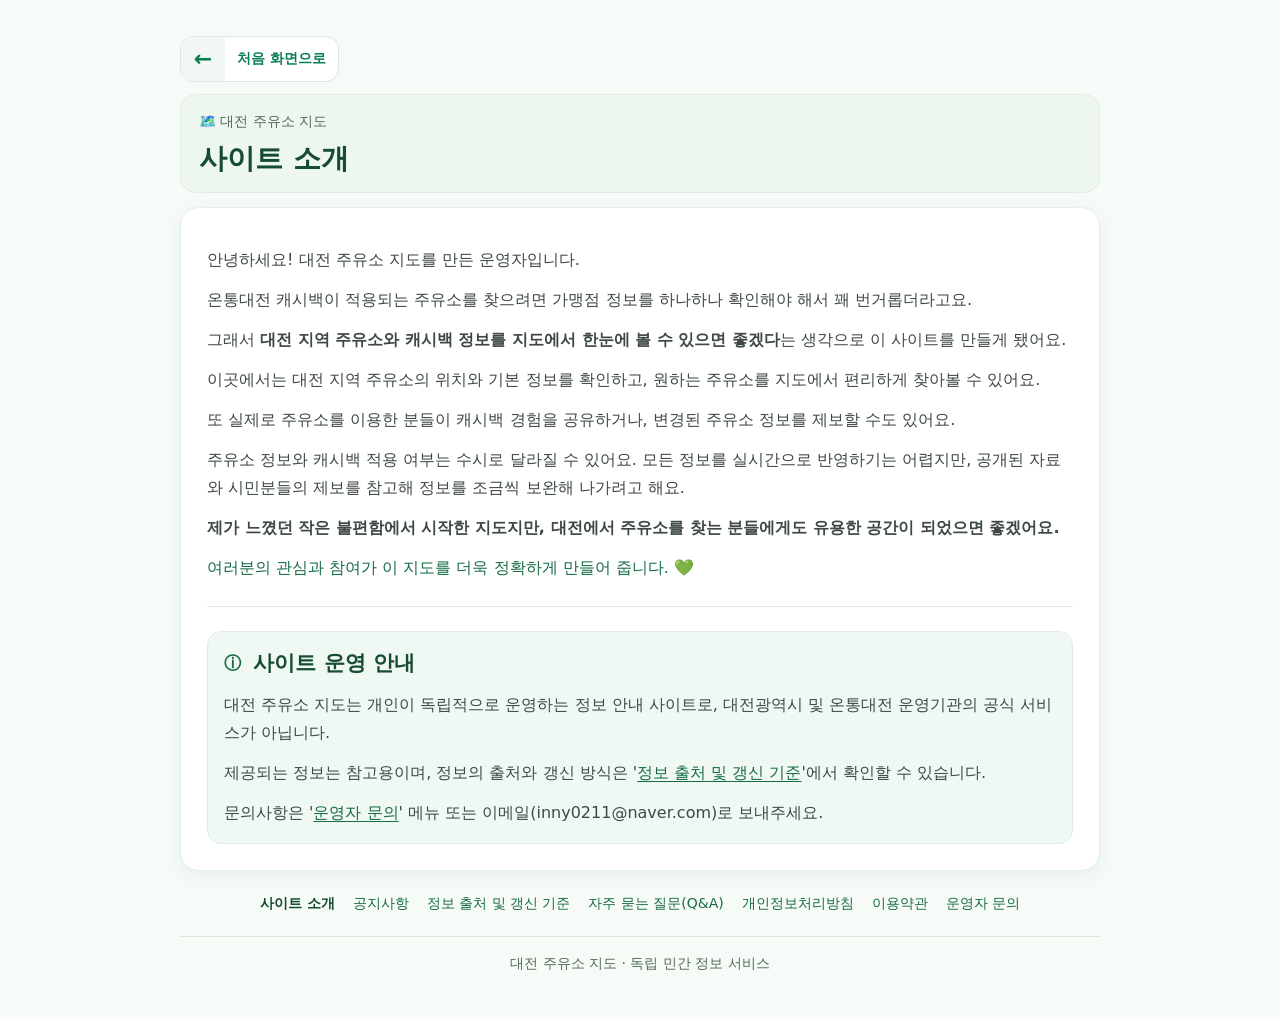
<file: about/index.html>
<!doctype html><html lang="ko"><head><meta charset="utf-8"><meta name="viewport" content="width=device-width,initial-scale=1"><title>사이트 소개 | 대전 주유소 지도</title><link rel="stylesheet" href="/assets/info-pages.css?v=f066bfa70865"><script type="module" src="/assets/info-pages.js?v=aaecaea8df96"></script><link rel="stylesheet" href="/assets/press-feedback.css?v=9198b24c70d5">
</head><body class="info-page"><a class="skip-link" href="#content">본문 바로가기</a><header class="page-header"><a class="page-home" href="/" aria-label="처음 화면으로"><span class="page-home-arrow" aria-hidden="true">←</span><span class="page-home-label">처음 화면으로</span></a><div class="article-heading"><p>🗺️ 대전 주유소 지도</p><h1>사이트 소개</h1></div></header><main id="content" class="page-content" aria-label="본문"><article id="pageBody">
<p>안녕하세요! 대전 주유소 지도를 만든 운영자입니다.</p>
<p>온통대전 캐시백이 적용되는 주유소를 찾으려면 가맹점 정보를 하나하나 확인해야 해서 꽤 번거롭더라고요.</p>
<p>그래서 <strong>대전 지역 주유소와 캐시백 정보를 지도에서 한눈에 볼 수 있으면 좋겠다</strong>는 생각으로 이 사이트를 만들게 됐어요.</p>
<p>이곳에서는 대전 지역 주유소의 위치와 기본 정보를 확인하고, 원하는 주유소를 지도에서 편리하게 찾아볼 수 있어요.</p>
<p>또 실제로 주유소를 이용한 분들이 캐시백 경험을 공유하거나, 변경된 주유소 정보를 제보할 수도 있어요.</p>
<p>주유소 정보와 캐시백 적용 여부는 수시로 달라질 수 있어요. 모든 정보를 실시간으로 반영하기는 어렵지만, 공개된 자료와 시민분들의 제보를 참고해 정보를 조금씩 보완해 나가려고 해요.</p>
<p><strong>제가 느꼈던 작은 불편함에서 시작한 지도지만, 대전에서 주유소를 찾는 분들에게도 유용한 공간이 되었으면 좋겠어요.</strong></p>
<p class="participation-note">여러분의 관심과 참여가 이 지도를 더욱 정확하게 만들어 줍니다. 💚</p>
<hr>
<section class="operating-note" aria-label="사이트 운영 안내"><h2><span class="section-icon" aria-hidden="true">ⓘ</span> 사이트 운영 안내</h2>
<p>대전 주유소 지도는 개인이 독립적으로 운영하는 정보 안내 사이트로, 대전광역시 및 온통대전 운영기관의 공식 서비스가 아닙니다.</p>
<p>제공되는 정보는 참고용이며, 정보의 출처와 갱신 방식은 '<a href="/sources">정보 출처 및 갱신 기준</a>'에서 확인할 수 있습니다.</p>
<p>문의사항은 '<a href="/contact">운영자 문의</a>' 메뉴 또는 이메일(inny0211@naver.com)로 보내주세요.</p>
</section></article><p id="contentStatus" role="status" hidden></p></main><nav class="page-navigation" aria-label="전체메뉴"><a href="/about" aria-current="page">사이트 소개</a><a href="/notice">공지사항</a><a href="/sources">정보 출처 및 갱신 기준</a><a href="/faq">자주 묻는 질문(Q&A)</a><a href="/privacy">개인정보처리방침</a><a href="/terms">이용약관</a><a href="/contact">운영자 문의</a></nav><footer class="page-footer"><p>대전 주유소 지도 · 독립 민간 정보 서비스</p></footer></body></html>
</file>
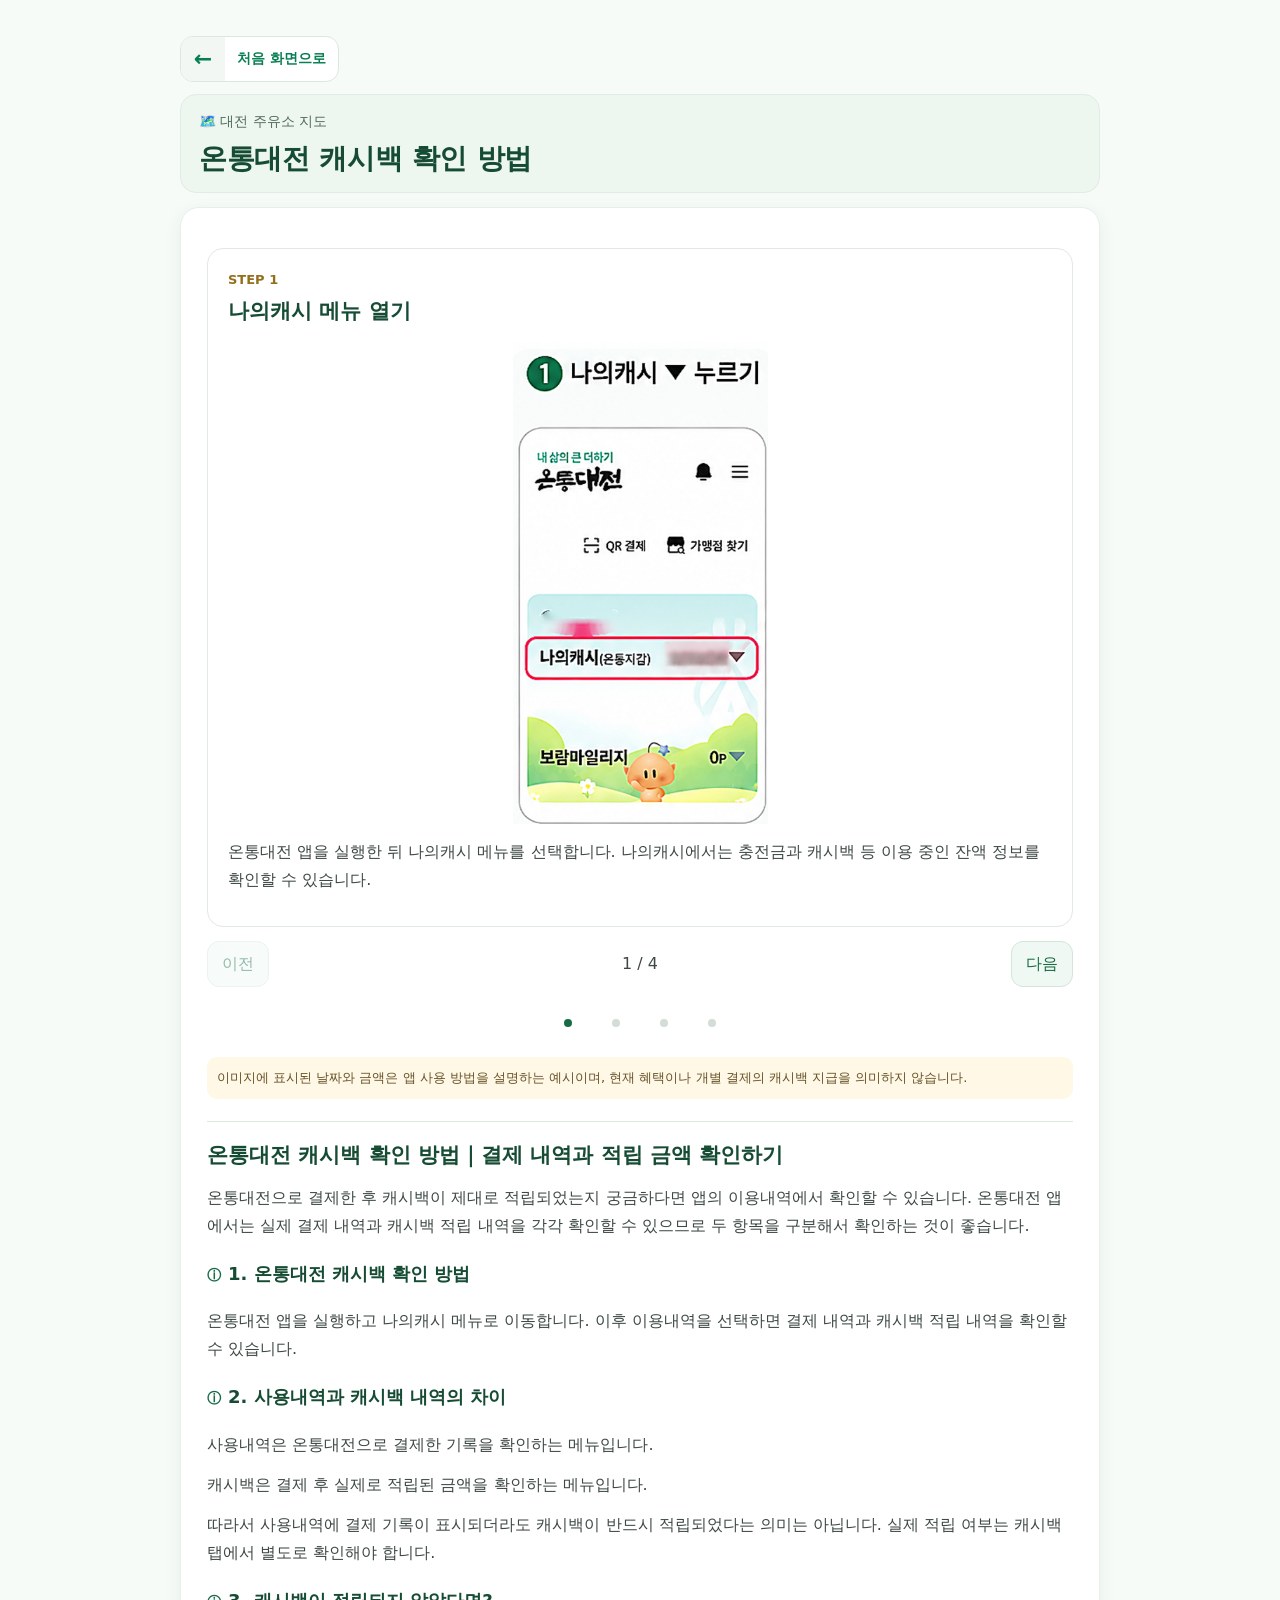
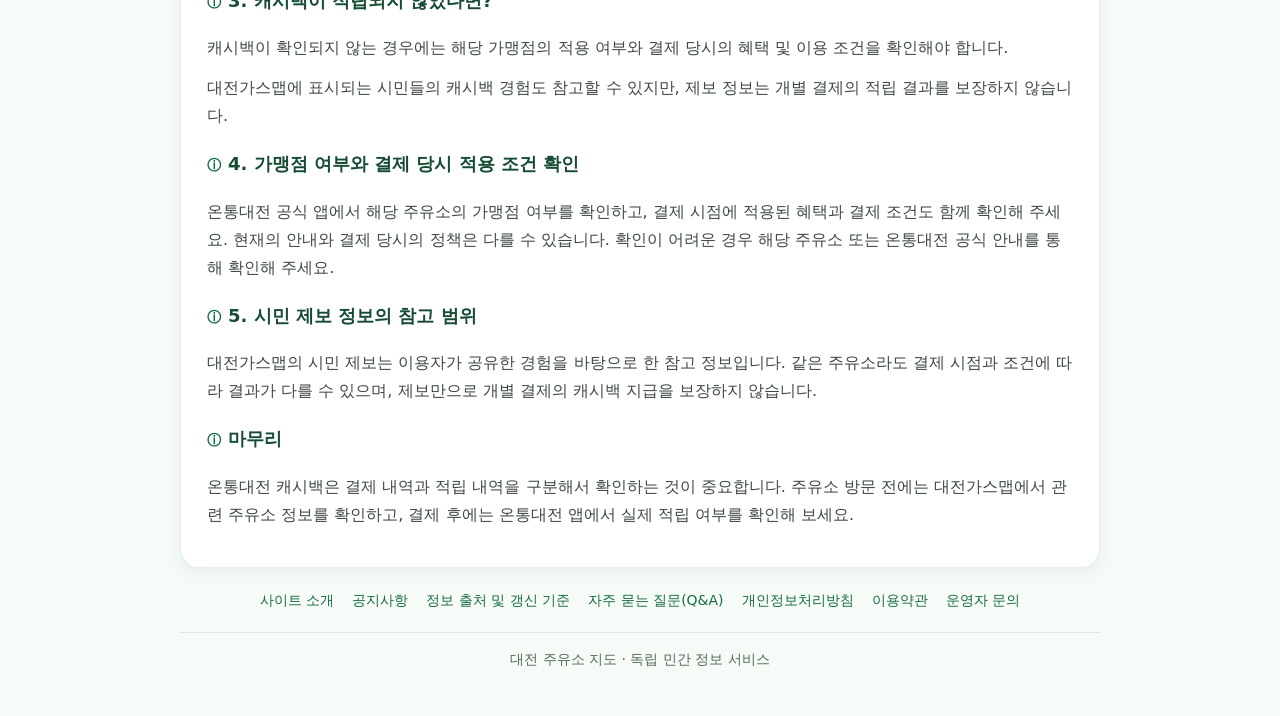
<file: cashback-guide/index.html>
<!doctype html><html lang="ko"><head><meta charset="utf-8"><meta name="viewport" content="width=device-width,initial-scale=1"><title>온통대전 캐시백 확인 방법｜결제 내역과 적립 금액 확인하기</title><meta name="description" content="온통대전 앱의 나의캐시와 이용내역에서 결제 기록 및 실제 캐시백 적립 금액을 확인하는 방법을 안내합니다."><link rel="canonical" href="https://daejeongasmap.kr/cashback-guide/"><link rel="stylesheet" href="/assets/info-pages.css?v=f066bfa70865"><link rel="stylesheet" href="/assets/cashback-guide.css?v=4"><script defer src="/assets/cashback-guide.js?v=3"></script><link rel="stylesheet" href="/assets/press-feedback.css?v=9198b24c70d5">
</head><body class="info-page cashback-guide no-guide-js"><header class="page-header"><a class="page-home" href="/" aria-label="처음 화면으로"><span class="page-home-arrow" aria-hidden="true">←</span><span class="page-home-label">처음 화면으로</span></a><div class="article-heading"><p>🗺️ 대전 주유소 지도</p><h1 class="cashback-page-title">온통대전 캐시백 확인 방법</h1></div></header><main class="page-content"><section class="guide-slides" aria-label="캐시백 확인 방법 슬라이드" tabindex="0"><div class="guide-track"><section class="guide-slide" aria-label="1단계"><p class="step-number">STEP 1</p><h2>나의캐시 메뉴 열기</h2><a class="guide-image-link" href="/assets/cashback-step-1.png" target="_blank" rel="noopener" aria-label="1단계 이미지 확대"><img class="guide-image" src="/assets/cashback-step-1.png" alt="온통대전 앱 메인 화면에서 나의캐시를 선택하는 위치"></a><p>온통대전 앱을 실행한 뒤 나의캐시 메뉴를 선택합니다. 나의캐시에서는 충전금과 캐시백 등 이용 중인 잔액 정보를 확인할 수 있습니다.</p></section><section class="guide-slide" aria-label="2단계"><p class="step-number">STEP 2</p><h2>이용내역 선택하기</h2><a class="guide-image-link" href="/assets/cashback-step-2.png" target="_blank" rel="noopener" aria-label="2단계 이미지 확대"><img class="guide-image" src="/assets/cashback-step-2.png" alt="나의캐시 펼침 화면 하단의 이용내역 메뉴 위치"></a><p>나의캐시 화면에서 이용내역을 선택합니다. 이곳에서 온통대전으로 결제한 내역과 캐시백 적립 내역을 확인할 수 있습니다.</p></section><section class="guide-slide" aria-label="3단계"><p class="step-number">STEP 3</p><h2>사용내역에서 결제 확인하기</h2><a class="guide-image-link" href="/assets/cashback-step-3.png" target="_blank" rel="noopener" aria-label="3단계 이미지 확대"><img class="guide-image" src="/assets/cashback-step-3.png" alt="이용내역 화면의 사용내역 탭과 결제 내역"></a><p>사용내역 탭에서는 온통대전으로 결제한 기록을 확인할 수 있습니다. 주유소 방문 후 해당 결제가 정상적으로 기록되었는지 먼저 확인해 보세요.</p></section><section class="guide-slide" aria-label="4단계"><p class="step-number">STEP 4</p><h2>캐시백 탭에서 적립 금액 확인하기</h2><a class="guide-image-link" href="/assets/cashback-step-4.png" target="_blank" rel="noopener" aria-label="4단계 이미지 확대"><img class="guide-image" src="/assets/cashback-step-4.png" alt="이용내역 화면의 캐시백 탭과 실제 적립 금액"></a><p>캐시백 탭에서는 결제 후 실제로 적립된 캐시백 내역과 금액을 확인할 수 있습니다.</p><p>결제 내역이 표시되는 것과 캐시백이 실제 적립되는 것은 서로 다르므로 두 항목을 구분해서 확인하는 것이 중요합니다.</p></section></div></section><div class="slide-controls"><button type="button" id="guidePrevious">이전</button><span id="guideCounter" aria-live="polite">1 / 4</span><button type="button" id="guideNext">다음</button></div><nav class="guide-dots" aria-label="슬라이드 선택"><button type="button" aria-label="1번 슬라이드"></button><button type="button" aria-label="2번 슬라이드"></button><button type="button" aria-label="3번 슬라이드"></button><button type="button" aria-label="4번 슬라이드"></button></nav><p class="example-note">이미지에 표시된 날짜와 금액은 앱 사용 방법을 설명하는 예시이며, 현재 혜택이나 개별 결제의 캐시백 지급을 의미하지 않습니다.</p><article class="guide-article"><h2>온통대전 캐시백 확인 방법｜결제 내역과 적립 금액 확인하기</h2><p>온통대전으로 결제한 후 캐시백이 제대로 적립되었는지 궁금하다면 앱의 이용내역에서 확인할 수 있습니다. 온통대전 앱에서는 실제 결제 내역과 캐시백 적립 내역을 각각 확인할 수 있으므로 두 항목을 구분해서 확인하는 것이 좋습니다.</p><h3>1. 온통대전 캐시백 확인 방법</h3><p>온통대전 앱을 실행하고 나의캐시 메뉴로 이동합니다. 이후 이용내역을 선택하면 결제 내역과 캐시백 적립 내역을 확인할 수 있습니다.</p><h3>2. 사용내역과 캐시백 내역의 차이</h3><p>사용내역은 온통대전으로 결제한 기록을 확인하는 메뉴입니다.</p><p>캐시백은 결제 후 실제로 적립된 금액을 확인하는 메뉴입니다.</p><p>따라서 사용내역에 결제 기록이 표시되더라도 캐시백이 반드시 적립되었다는 의미는 아닙니다. 실제 적립 여부는 캐시백 탭에서 별도로 확인해야 합니다.</p><h3>3. 캐시백이 적립되지 않았다면?</h3><p>캐시백이 확인되지 않는 경우에는 해당 가맹점의 적용 여부와 결제 당시의 혜택 및 이용 조건을 확인해야 합니다.</p><p>대전가스맵에 표시되는 시민들의 캐시백 경험도 참고할 수 있지만, 제보 정보는 개별 결제의 적립 결과를 보장하지 않습니다.</p><h3>4. 가맹점 여부와 결제 당시 적용 조건 확인</h3><p>온통대전 공식 앱에서 해당 주유소의 가맹점 여부를 확인하고, 결제 시점에 적용된 혜택과 결제 조건도 함께 확인해 주세요. 현재의 안내와 결제 당시의 정책은 다를 수 있습니다. 확인이 어려운 경우 해당 주유소 또는 온통대전 공식 안내를 통해 확인해 주세요.</p><h3>5. 시민 제보 정보의 참고 범위</h3><p>대전가스맵의 시민 제보는 이용자가 공유한 경험을 바탕으로 한 참고 정보입니다. 같은 주유소라도 결제 시점과 조건에 따라 결과가 다를 수 있으며, 제보만으로 개별 결제의 캐시백 지급을 보장하지 않습니다.</p><h3>마무리</h3><p>온통대전 캐시백은 결제 내역과 적립 내역을 구분해서 확인하는 것이 중요합니다. 주유소 방문 전에는 대전가스맵에서 관련 주유소 정보를 확인하고, 결제 후에는 온통대전 앱에서 실제 적립 여부를 확인해 보세요.</p></article></main><nav class="page-navigation" aria-label="전체메뉴"><a href="/about">사이트 소개</a><a href="/notice">공지사항</a><a href="/sources">정보 출처 및 갱신 기준</a><a href="/faq">자주 묻는 질문(Q&A)</a><a href="/privacy">개인정보처리방침</a><a href="/terms">이용약관</a><a href="/contact">운영자 문의</a></nav><footer class="page-footer"><p>대전 주유소 지도 · 독립 민간 정보 서비스</p></footer></body></html>
</file>
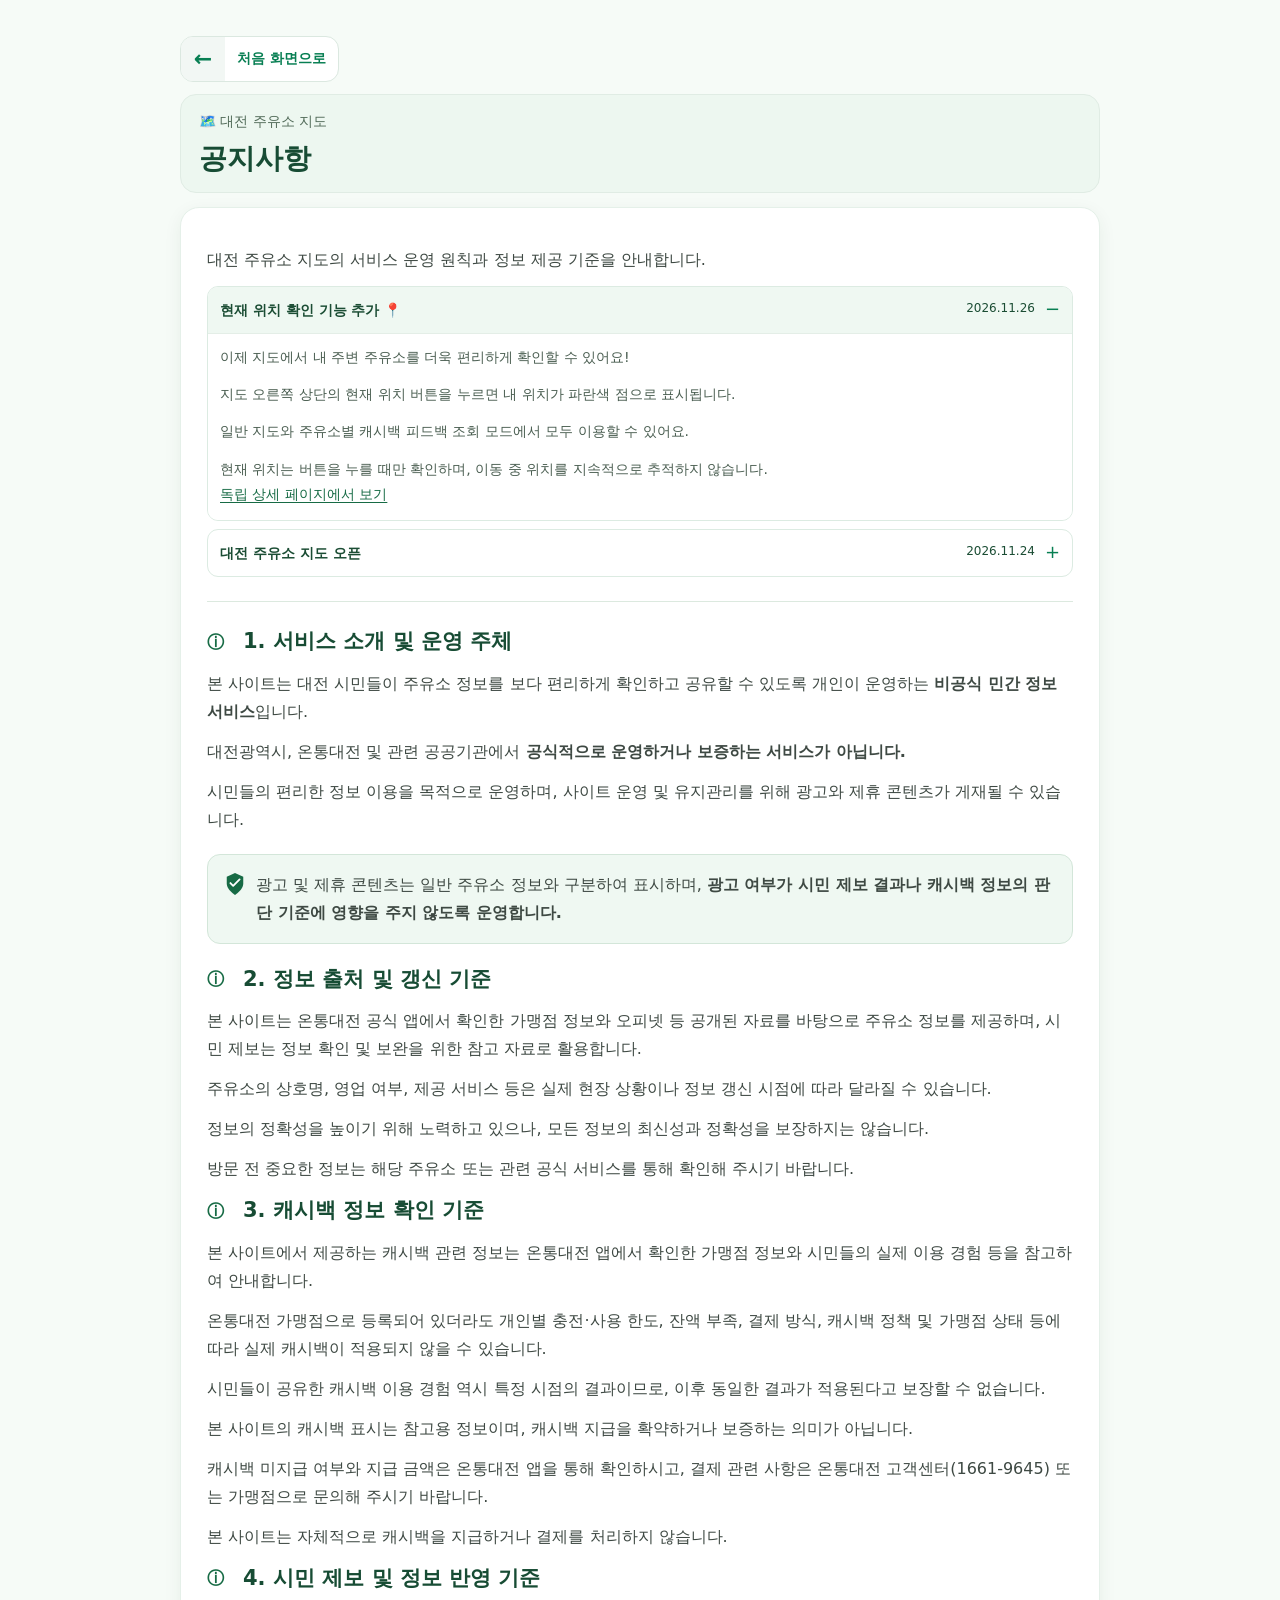
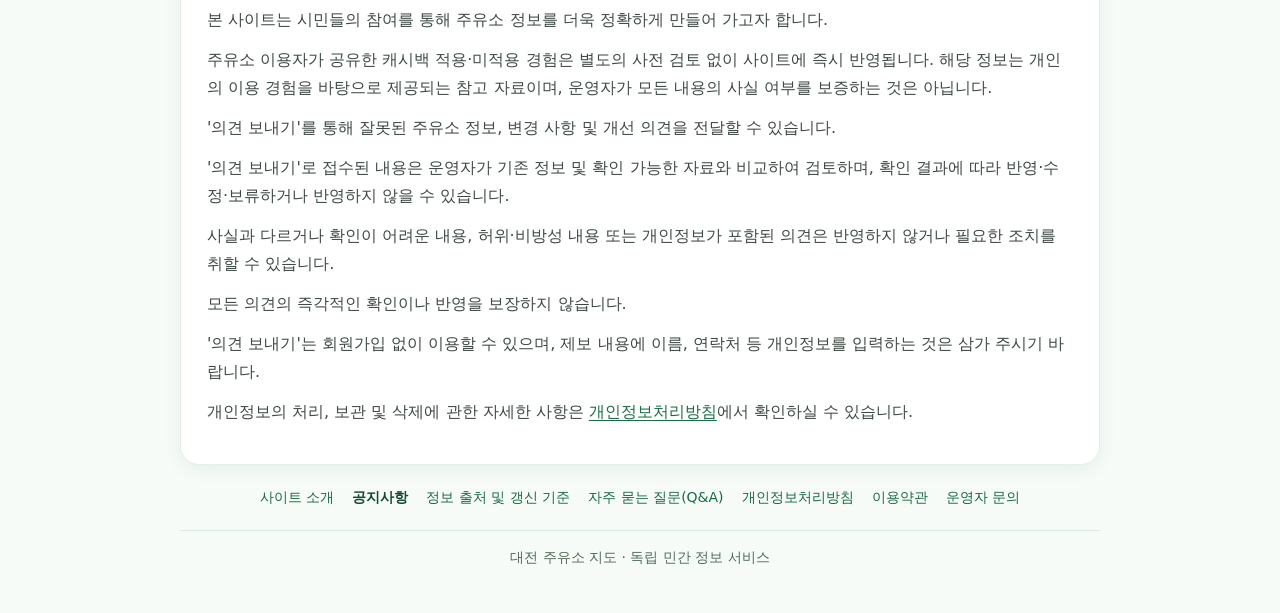
<file: notice/index.html>
<!doctype html><html lang="ko"><head><meta charset="utf-8"><meta name="viewport" content="width=device-width,initial-scale=1"><title>공지사항 | 대전 주유소 지도</title><link rel="stylesheet" href="/assets/info-pages.css?v=274fa227faa9"><script type="module" src="/assets/info-pages.js?v=aaecaea8df96"></script><link rel="stylesheet" href="/assets/faq-page.css"><script defer src="/assets/faq-accordion.js?v=1"></script><link rel="stylesheet" href="/assets/press-feedback.css?v=9198b24c70d5">
</head><body class="info-page"><a class="skip-link" href="#content">본문 바로가기</a><header class="page-header"><a class="page-home" href="/" aria-label="처음 화면으로"><span class="page-home-arrow" aria-hidden="true">←</span><span class="page-home-label">처음 화면으로</span></a><div class="article-heading"><p>🗺️ 대전 주유소 지도</p><h1>공지사항</h1></div></header><main id="content" class="page-content" aria-label="본문"><article id="pageBody"><!-- Approved manuscript: /content/notice.md; static HTML mirror, no runtime replacement. -->
<p>대전 주유소 지도의 서비스 운영 원칙과 정보 제공 기준을 안내합니다.</p>
<div class="faq-accordion faq-page" aria-label="공지사항 목록"><details class="faq-item" name="notice-accordion" open><summary><span style="flex:1;min-width:0">현재 위치 확인 기능 추가 📍</span><time datetime="2026-11-26" style="white-space:nowrap;font-size:12px;font-weight:400">2026.11.26</time></summary><div class="faq-answer"><div class="notice-full-text"><p>이제 지도에서 내 주변 주유소를 더욱 편리하게 확인할 수 있어요!</p><p>지도 오른쪽 상단의 현재 위치 버튼을 누르면 내 위치가 파란색 점으로 표시됩니다.</p><p>일반 지도와 주유소별 캐시백 피드백 조회 모드에서 모두 이용할 수 있어요.</p><p>현재 위치는 버튼을 누를 때만 확인하며, 이동 중 위치를 지속적으로 추적하지 않습니다.</p></div><p><a href="/notice/current-location/">독립 상세 페이지에서 보기</a></p></div></details><details class="faq-item" name="notice-accordion"><summary><span style="flex:1;min-width:0">대전 주유소 지도 오픈</span><time datetime="2026-11-24" style="white-space:nowrap;font-size:12px;font-weight:400">2026.11.24</time></summary><div class="faq-answer"><div class="notice-full-text"><h3>주요 서비스</h3><ul><li>주유소 지도 및 위치 정보</li><li>온통대전 캐시백 정보</li><li>시민 캐시백 경험 공유</li><li>정보 출처 및 갱신 기준 안내</li></ul></div><p><a href="/updates/">독립 상세 페이지에서 보기</a></p></div></details></div>
<hr>
<section class="article-section" aria-labelledby="noticeOperatorTitle"><h2 id="noticeOperatorTitle" class="article-section-heading">1. 서비스 소개 및 운영 주체</h2>
<p>본 사이트는 대전 시민들이 주유소 정보를 보다 편리하게 확인하고 공유할 수 있도록 개인이 운영하는 <strong>비공식 민간 정보 서비스</strong>입니다.</p>
<p>대전광역시, 온통대전 및 관련 공공기관에서 <strong>공식적으로 운영하거나 보증하는 서비스가 아닙니다.</strong></p>
<p>시민들의 편리한 정보 이용을 목적으로 운영하며, 사이트 운영 및 유지관리를 위해 광고와 제휴 콘텐츠가 게재될 수 있습니다.</p>
<aside class="page-note" aria-label="광고 운영 원칙"><p style="margin:0;display:flex;align-items:flex-start;gap:10px"><svg width="22" height="26" viewBox="0 0 24 28" fill="none" aria-hidden="true" style="flex:none;color:#176b45"><path d="m12 2 9 4v8c0 6-9 12-9 12S3 20 3 14V6z" fill="currentColor"/><path d="m7 13 3 3 7-7" stroke="white" stroke-width="2" stroke-linecap="round" stroke-linejoin="round"/></svg><span>광고 및 제휴 콘텐츠는 일반 주유소 정보와 구분하여 표시하며, <strong>광고 여부가 시민 제보 결과나 캐시백 정보의 판단 기준에 영향을 주지 않도록 운영합니다.</strong></span></p></aside>
</section>
<section class="article-section" aria-labelledby="noticeSection2"><h2 class="article-section-heading" id="noticeSection2">2. 정보 출처 및 갱신 기준</h2>
<p>본 사이트는 온통대전 공식 앱에서 확인한 가맹점 정보와 오피넷 등 공개된 자료를 바탕으로 주유소 정보를 제공하며, 시민 제보는 정보 확인 및 보완을 위한 참고 자료로 활용합니다.</p>
<p>주유소의 상호명, 영업 여부, 제공 서비스 등은 실제 현장 상황이나 정보 갱신 시점에 따라 달라질 수 있습니다.</p>
<p>정보의 정확성을 높이기 위해 노력하고 있으나, 모든 정보의 최신성과 정확성을 보장하지는 않습니다.</p>
<p>방문 전 중요한 정보는 해당 주유소 또는 관련 공식 서비스를 통해 확인해 주시기 바랍니다.</p>
</section>
<section class="article-section" aria-labelledby="noticeSection3"><h2 class="article-section-heading" id="noticeSection3">3. 캐시백 정보 확인 기준</h2>
<p>본 사이트에서 제공하는 캐시백 관련 정보는 온통대전 앱에서 확인한 가맹점 정보와 시민들의 실제 이용 경험 등을 참고하여 안내합니다.</p>
<p>온통대전 가맹점으로 등록되어 있더라도 개인별 충전·사용 한도, 잔액 부족, 결제 방식, 캐시백 정책 및 가맹점 상태 등에 따라 실제 캐시백이 적용되지 않을 수 있습니다.</p>
<p>시민들이 공유한 캐시백 이용 경험 역시 특정 시점의 결과이므로, 이후 동일한 결과가 적용된다고 보장할 수 없습니다.</p>
<p>본 사이트의 캐시백 표시는 참고용 정보이며, 캐시백 지급을 확약하거나 보증하는 의미가 아닙니다.</p>
<p>캐시백 미지급 여부와 지급 금액은 온통대전 앱을 통해 확인하시고, 결제 관련 사항은 온통대전 고객센터(1661-9645) 또는 가맹점으로 문의해 주시기 바랍니다.</p>
<p>본 사이트는 자체적으로 캐시백을 지급하거나 결제를 처리하지 않습니다.</p>
</section>
<section class="article-section" aria-labelledby="noticeSection4"><h2 class="article-section-heading" id="noticeSection4">4. 시민 제보 및 정보 반영 기준</h2>
<p>본 사이트는 시민들의 참여를 통해 주유소 정보를 더욱 정확하게 만들어 가고자 합니다.</p>
<p>주유소 이용자가 공유한 캐시백 적용·미적용 경험은 별도의 사전 검토 없이 사이트에 즉시 반영됩니다. 해당 정보는 개인의 이용 경험을 바탕으로 제공되는 참고 자료이며, 운영자가 모든 내용의 사실 여부를 보증하는 것은 아닙니다.</p>
<p>'의견 보내기'를 통해 잘못된 주유소 정보, 변경 사항 및 개선 의견을 전달할 수 있습니다.</p>
<p>'의견 보내기'로 접수된 내용은 운영자가 기존 정보 및 확인 가능한 자료와 비교하여 검토하며, 확인 결과에 따라 반영·수정·보류하거나 반영하지 않을 수 있습니다.</p>
<p>사실과 다르거나 확인이 어려운 내용, 허위·비방성 내용 또는 개인정보가 포함된 의견은 반영하지 않거나 필요한 조치를 취할 수 있습니다.</p>
<p>모든 의견의 즉각적인 확인이나 반영을 보장하지 않습니다.</p>
<p>'의견 보내기'는 회원가입 없이 이용할 수 있으며, 제보 내용에 이름, 연락처 등 개인정보를 입력하는 것은 삼가 주시기 바랍니다.</p>
<p>개인정보의 처리, 보관 및 삭제에 관한 자세한 사항은 <a href="https://daejeongasmap.kr/privacy">개인정보처리방침</a>에서 확인하실 수 있습니다.</p>
</section></article></main><nav class="page-navigation" aria-label="전체메뉴"><a href="/about">사이트 소개</a><a href="/notice" aria-current="page">공지사항</a><a href="/sources">정보 출처 및 갱신 기준</a><a href="/faq">자주 묻는 질문(Q&A)</a><a href="/privacy">개인정보처리방침</a><a href="/terms">이용약관</a><a href="/contact">운영자 문의</a></nav><footer class="page-footer"><p>대전 주유소 지도 · 독립 민간 정보 서비스</p></footer></body></html>
</file>
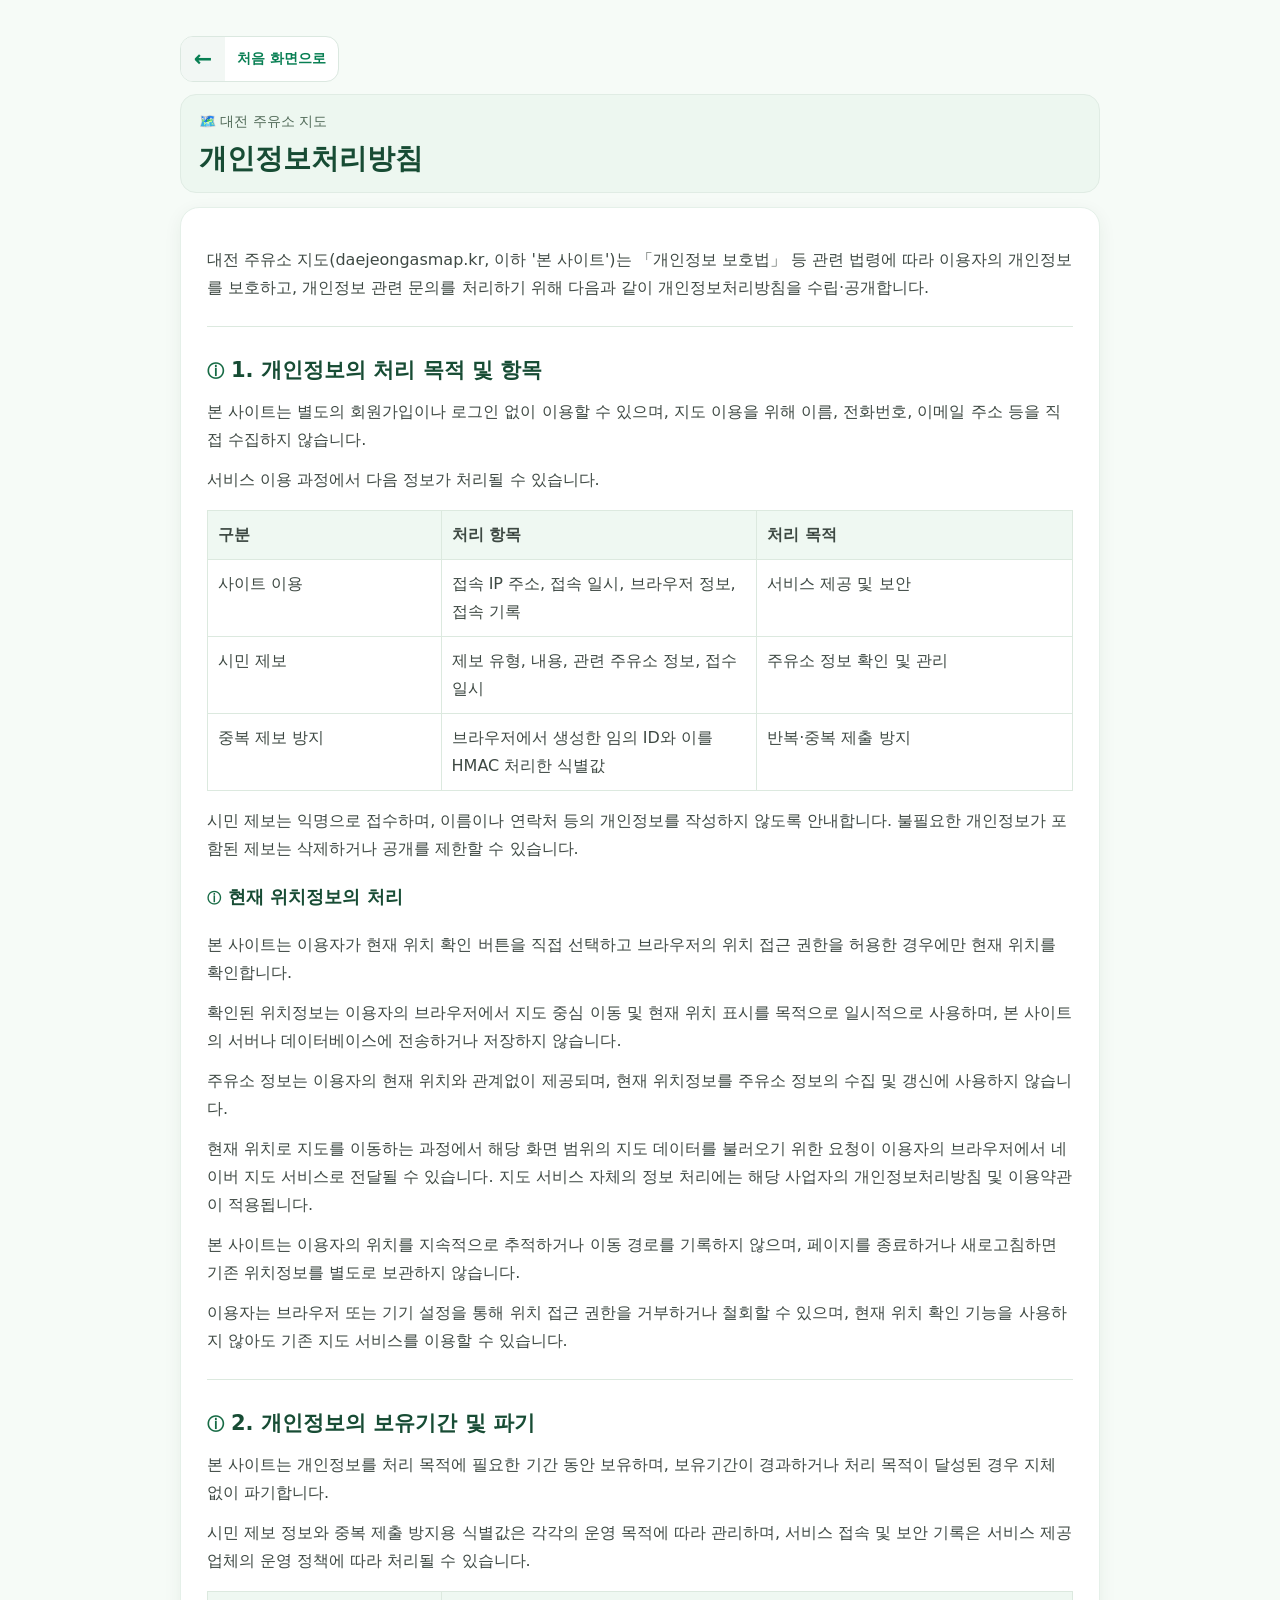
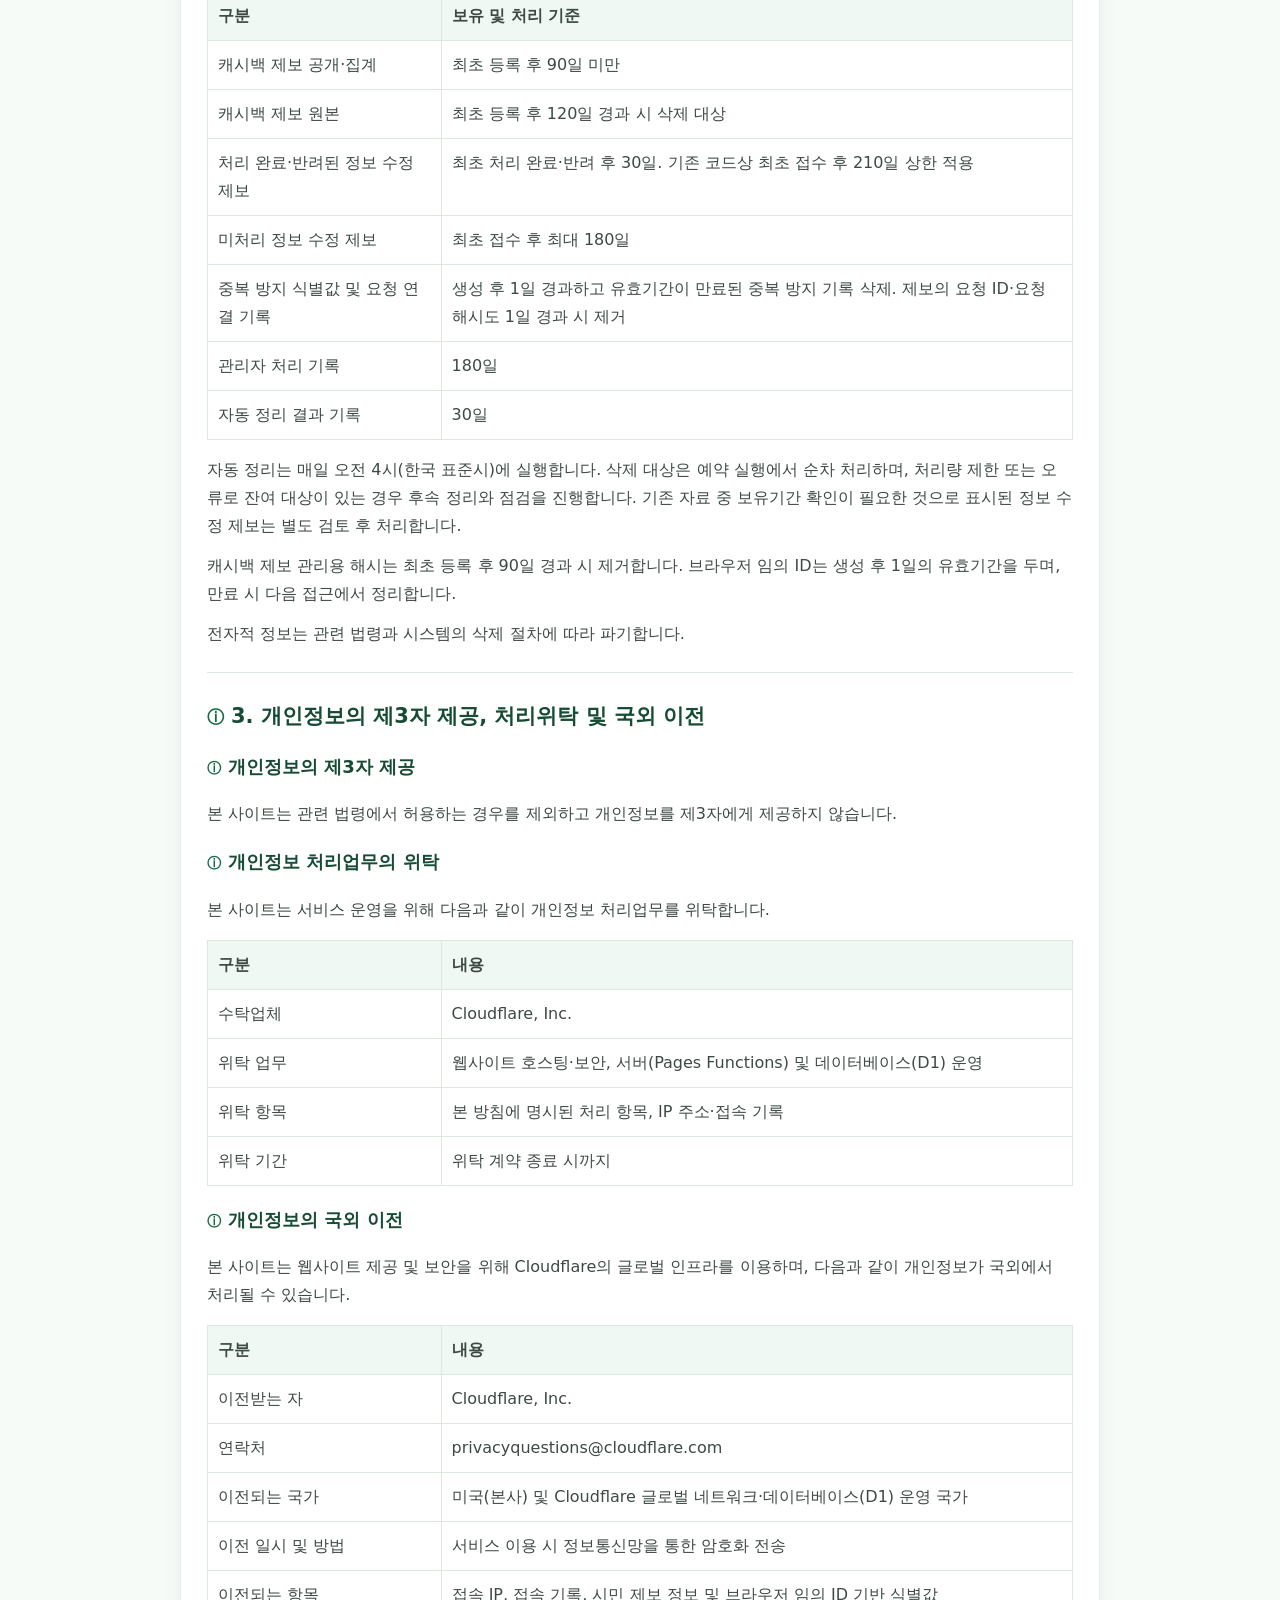
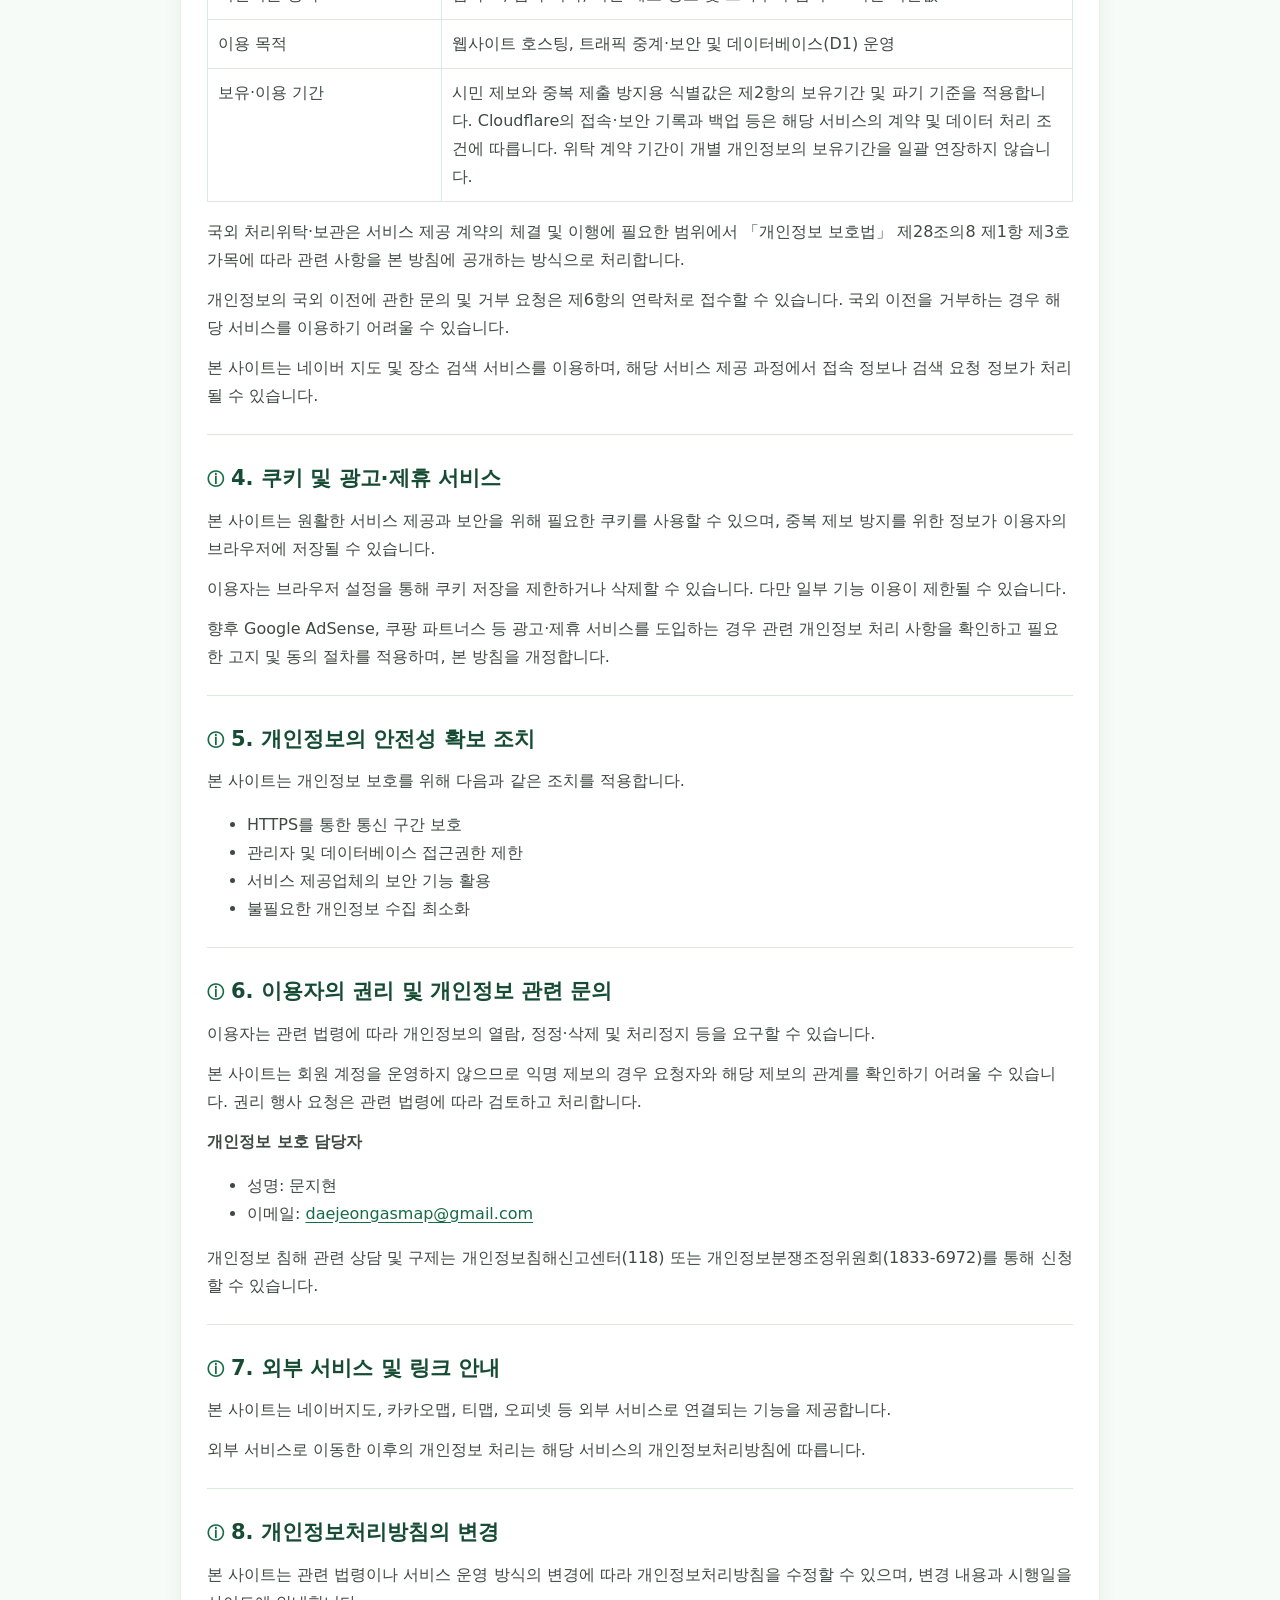
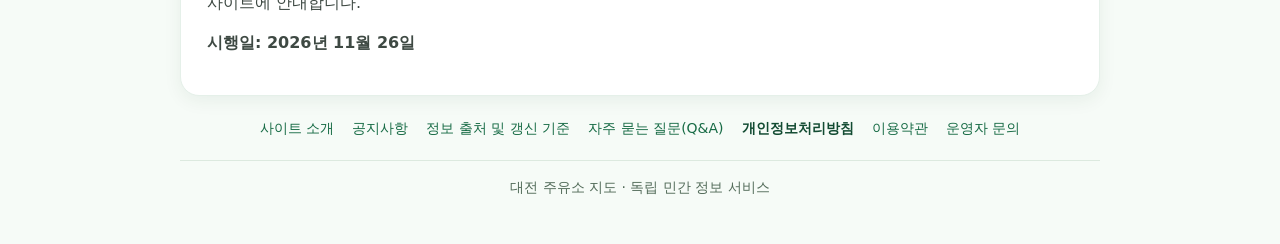
<file: privacy/index.html>
<!doctype html><html lang="ko"><head><meta charset="utf-8"><meta name="viewport" content="width=device-width,initial-scale=1"><title>개인정보처리방침 | 대전 주유소 지도</title><link rel="stylesheet" href="/assets/info-pages.css?v=f066bfa70865"><script type="module" src="/assets/info-pages.js?v=aaecaea8df96"></script><style>.privacy-table{max-width:100%;margin:16px 0}.privacy-table table{width:100%;table-layout:fixed;border-collapse:collapse;font-size:inherit;line-height:inherit}.privacy-table th,.privacy-table td{padding:10px;border:1px solid #dce9df;text-align:left;vertical-align:top;overflow-wrap:anywhere;word-break:normal}.privacy-table th{background:#eff8f2;font-weight:700}.privacy-table td{background:white}.privacy-table th:first-child{width:27%}@media(max-width:599px){.privacy-table th,.privacy-table td{padding:7px}} </style><link rel="stylesheet" href="/assets/press-feedback.css?v=9198b24c70d5">
</head><body class="info-page"><a class="skip-link" href="#content">본문 바로가기</a><header class="page-header"><a class="page-home" href="/" aria-label="처음 화면으로"><span class="page-home-arrow" aria-hidden="true">←</span><span class="page-home-label">처음 화면으로</span></a><div class="article-heading"><p>🗺️ 대전 주유소 지도</p><h1>개인정보처리방침</h1></div></header><main id="content" class="page-content" aria-label="본문"><article id="pageBody"><p>대전 주유소 지도(daejeongasmap.kr, 이하 '본 사이트')는 「개인정보 보호법」 등 관련 법령에 따라 이용자의 개인정보를 보호하고, 개인정보 관련 문의를 처리하기 위해 다음과 같이 개인정보처리방침을 수립·공개합니다.</p><hr><h2>1. 개인정보의 처리 목적 및 항목</h2><p>본 사이트는 별도의 회원가입이나 로그인 없이 이용할 수 있으며, 지도 이용을 위해 이름, 전화번호, 이메일 주소 등을 직접 수집하지 않습니다.</p><p>서비스 이용 과정에서 다음 정보가 처리될 수 있습니다.</p><div class="privacy-table"><table><thead><tr><th scope="col">구분</th><th scope="col">처리 항목</th><th scope="col">처리 목적</th></tr></thead><tbody><tr><td>사이트 이용</td><td>접속 IP 주소, 접속 일시, 브라우저 정보, 접속 기록</td><td>서비스 제공 및 보안</td></tr><tr><td>시민 제보</td><td>제보 유형, 내용, 관련 주유소 정보, 접수 일시</td><td>주유소 정보 확인 및 관리</td></tr><tr><td>중복 제보 방지</td><td>브라우저에서 생성한 임의 ID와 이를 HMAC 처리한 식별값</td><td>반복·중복 제출 방지</td></tr></tbody></table></div><p>시민 제보는 익명으로 접수하며, 이름이나 연락처 등의 개인정보를 작성하지 않도록 안내합니다. 불필요한 개인정보가 포함된 제보는 삭제하거나 공개를 제한할 수 있습니다.</p><h3>현재 위치정보의 처리</h3><p>본 사이트는 이용자가 현재 위치 확인 버튼을 직접 선택하고 브라우저의 위치 접근 권한을 허용한 경우에만 현재 위치를 확인합니다.</p><p>확인된 위치정보는 이용자의 브라우저에서 지도 중심 이동 및 현재 위치 표시를 목적으로 일시적으로 사용하며, 본 사이트의 서버나 데이터베이스에 전송하거나 저장하지 않습니다.</p><p>주유소 정보는 이용자의 현재 위치와 관계없이 제공되며, 현재 위치정보를 주유소 정보의 수집 및 갱신에 사용하지 않습니다.</p><p>현재 위치로 지도를 이동하는 과정에서 해당 화면 범위의 지도 데이터를 불러오기 위한 요청이 이용자의 브라우저에서 네이버 지도 서비스로 전달될 수 있습니다. 지도 서비스 자체의 정보 처리에는 해당 사업자의 개인정보처리방침 및 이용약관이 적용됩니다.</p><p>본 사이트는 이용자의 위치를 지속적으로 추적하거나 이동 경로를 기록하지 않으며, 페이지를 종료하거나 새로고침하면 기존 위치정보를 별도로 보관하지 않습니다.</p><p>이용자는 브라우저 또는 기기 설정을 통해 위치 접근 권한을 거부하거나 철회할 수 있으며, 현재 위치 확인 기능을 사용하지 않아도 기존 지도 서비스를 이용할 수 있습니다.</p><hr><h2>2. 개인정보의 보유기간 및 파기</h2><p>본 사이트는 개인정보를 처리 목적에 필요한 기간 동안 보유하며, 보유기간이 경과하거나 처리 목적이 달성된 경우 지체 없이 파기합니다.</p><p>시민 제보 정보와 중복 제출 방지용 식별값은 각각의 운영 목적에 따라 관리하며, 서비스 접속 및 보안 기록은 서비스 제공업체의 운영 정책에 따라 처리될 수 있습니다.</p><div class="privacy-table"><table><thead><tr><th scope="col">구분</th><th scope="col">보유 및 처리 기준</th></tr></thead><tbody><tr><td>캐시백 제보 공개·집계</td><td>최초 등록 후 90일 미만</td></tr><tr><td>캐시백 제보 원본</td><td>최초 등록 후 120일 경과 시 삭제 대상</td></tr><tr><td>처리 완료·반려된 정보 수정 제보</td><td>최초 처리 완료·반려 후 30일. 기존 코드상 최초 접수 후 210일 상한 적용</td></tr><tr><td>미처리 정보 수정 제보</td><td>최초 접수 후 최대 180일</td></tr><tr><td>중복 방지 식별값 및 요청 연결 기록</td><td>생성 후 1일 경과하고 유효기간이 만료된 중복 방지 기록 삭제. 제보의 요청 ID·요청 해시도 1일 경과 시 제거</td></tr><tr><td>관리자 처리 기록</td><td>180일</td></tr><tr><td>자동 정리 결과 기록</td><td>30일</td></tr></tbody></table></div><p>자동 정리는 매일 오전 4시(한국 표준시)에 실행합니다. 삭제 대상은 예약 실행에서 순차 처리하며, 처리량 제한 또는 오류로 잔여 대상이 있는 경우 후속 정리와 점검을 진행합니다. 기존 자료 중 보유기간 확인이 필요한 것으로 표시된 정보 수정 제보는 별도 검토 후 처리합니다.</p><p>캐시백 제보 관리용 해시는 최초 등록 후 90일 경과 시 제거합니다. 브라우저 임의 ID는 생성 후 1일의 유효기간을 두며, 만료 시 다음 접근에서 정리합니다.</p><p>전자적 정보는 관련 법령과 시스템의 삭제 절차에 따라 파기합니다.</p><hr><h2>3. 개인정보의 제3자 제공, 처리위탁 및 국외 이전</h2><h3>개인정보의 제3자 제공</h3><p>본 사이트는 관련 법령에서 허용하는 경우를 제외하고 개인정보를 제3자에게 제공하지 않습니다.</p><h3>개인정보 처리업무의 위탁</h3><p>본 사이트는 서비스 운영을 위해 다음과 같이 개인정보 처리업무를 위탁합니다.</p><div class="privacy-table"><table><thead><tr><th scope="col">구분</th><th scope="col">내용</th></tr></thead><tbody><tr><td>수탁업체</td><td>Cloudflare, Inc.</td></tr><tr><td>위탁 업무</td><td>웹사이트 호스팅·보안, 서버(Pages Functions) 및 데이터베이스(D1) 운영</td></tr><tr><td>위탁 항목</td><td>본 방침에 명시된 처리 항목, IP 주소·접속 기록</td></tr><tr><td>위탁 기간</td><td>위탁 계약 종료 시까지</td></tr></tbody></table></div><h3>개인정보의 국외 이전</h3><p>본 사이트는 웹사이트 제공 및 보안을 위해 Cloudflare의 글로벌 인프라를 이용하며, 다음과 같이 개인정보가 국외에서 처리될 수 있습니다.</p><div class="privacy-table"><table><thead><tr><th scope="col">구분</th><th scope="col">내용</th></tr></thead><tbody><tr><td>이전받는 자</td><td>Cloudflare, Inc.</td></tr><tr><td>연락처</td><td>privacyquestions@cloudflare.com</td></tr><tr><td>이전되는 국가</td><td>미국(본사) 및 Cloudflare 글로벌 네트워크·데이터베이스(D1) 운영 국가</td></tr><tr><td>이전 일시 및 방법</td><td>서비스 이용 시 정보통신망을 통한 암호화 전송</td></tr><tr><td>이전되는 항목</td><td>접속 IP, 접속 기록, 시민 제보 정보 및 브라우저 임의 ID 기반 식별값</td></tr><tr><td>이용 목적</td><td>웹사이트 호스팅, 트래픽 중계·보안 및 데이터베이스(D1) 운영</td></tr><tr><td>보유·이용 기간</td><td>시민 제보와 중복 제출 방지용 식별값은 제2항의 보유기간 및 파기 기준을 적용합니다. Cloudflare의 접속·보안 기록과 백업 등은 해당 서비스의 계약 및 데이터 처리 조건에 따릅니다. 위탁 계약 기간이 개별 개인정보의 보유기간을 일괄 연장하지 않습니다.</td></tr></tbody></table></div><p>국외 처리위탁·보관은 서비스 제공 계약의 체결 및 이행에 필요한 범위에서 「개인정보 보호법」 제28조의8 제1항 제3호 가목에 따라 관련 사항을 본 방침에 공개하는 방식으로 처리합니다.</p><p>개인정보의 국외 이전에 관한 문의 및 거부 요청은 제6항의 연락처로 접수할 수 있습니다. 국외 이전을 거부하는 경우 해당 서비스를 이용하기 어려울 수 있습니다.</p><p>본 사이트는 네이버 지도 및 장소 검색 서비스를 이용하며, 해당 서비스 제공 과정에서 접속 정보나 검색 요청 정보가 처리될 수 있습니다.</p><hr><h2>4. 쿠키 및 광고·제휴 서비스</h2><p>본 사이트는 원활한 서비스 제공과 보안을 위해 필요한 쿠키를 사용할 수 있으며, 중복 제보 방지를 위한 정보가 이용자의 브라우저에 저장될 수 있습니다.</p><p>이용자는 브라우저 설정을 통해 쿠키 저장을 제한하거나 삭제할 수 있습니다. 다만 일부 기능 이용이 제한될 수 있습니다.</p><p>향후 Google AdSense, 쿠팡 파트너스 등 광고·제휴 서비스를 도입하는 경우 관련 개인정보 처리 사항을 확인하고 필요한 고지 및 동의 절차를 적용하며, 본 방침을 개정합니다.</p><hr><h2>5. 개인정보의 안전성 확보 조치</h2><p>본 사이트는 개인정보 보호를 위해 다음과 같은 조치를 적용합니다.</p><ul><li>HTTPS를 통한 통신 구간 보호</li><li>관리자 및 데이터베이스 접근권한 제한</li><li>서비스 제공업체의 보안 기능 활용</li><li>불필요한 개인정보 수집 최소화</li></ul><hr><h2>6. 이용자의 권리 및 개인정보 관련 문의</h2><p>이용자는 관련 법령에 따라 개인정보의 열람, 정정·삭제 및 처리정지 등을 요구할 수 있습니다.</p><p>본 사이트는 회원 계정을 운영하지 않으므로 익명 제보의 경우 요청자와 해당 제보의 관계를 확인하기 어려울 수 있습니다. 권리 행사 요청은 관련 법령에 따라 검토하고 처리합니다.</p><p><strong>개인정보 보호 담당자</strong></p><ul><li>성명: 문지현</li><li>이메일: <a href="mailto:daejeongasmap@gmail.com">daejeongasmap@gmail.com</a></li></ul><p>개인정보 침해 관련 상담 및 구제는 개인정보침해신고센터(118) 또는 개인정보분쟁조정위원회(1833-6972)를 통해 신청할 수 있습니다.</p><hr><h2>7. 외부 서비스 및 링크 안내</h2><p>본 사이트는 네이버지도, 카카오맵, 티맵, 오피넷 등 외부 서비스로 연결되는 기능을 제공합니다.</p><p>외부 서비스로 이동한 이후의 개인정보 처리는 해당 서비스의 개인정보처리방침에 따릅니다.</p><hr><h2>8. 개인정보처리방침의 변경</h2><p>본 사이트는 관련 법령이나 서비스 운영 방식의 변경에 따라 개인정보처리방침을 수정할 수 있으며, 변경 내용과 시행일을 사이트에 안내합니다.</p><p><strong>시행일: 2026년 11월 26일</strong></p></article></main><nav class="page-navigation" aria-label="전체메뉴"><a href="/about">사이트 소개</a><a href="/notice">공지사항</a><a href="/sources">정보 출처 및 갱신 기준</a><a href="/faq">자주 묻는 질문(Q&A)</a><a href="/privacy" aria-current="page">개인정보처리방침</a><a href="/terms">이용약관</a><a href="/contact">운영자 문의</a></nav><footer class="page-footer"><p>대전 주유소 지도 · 독립 민간 정보 서비스</p></footer></body></html>
</file>
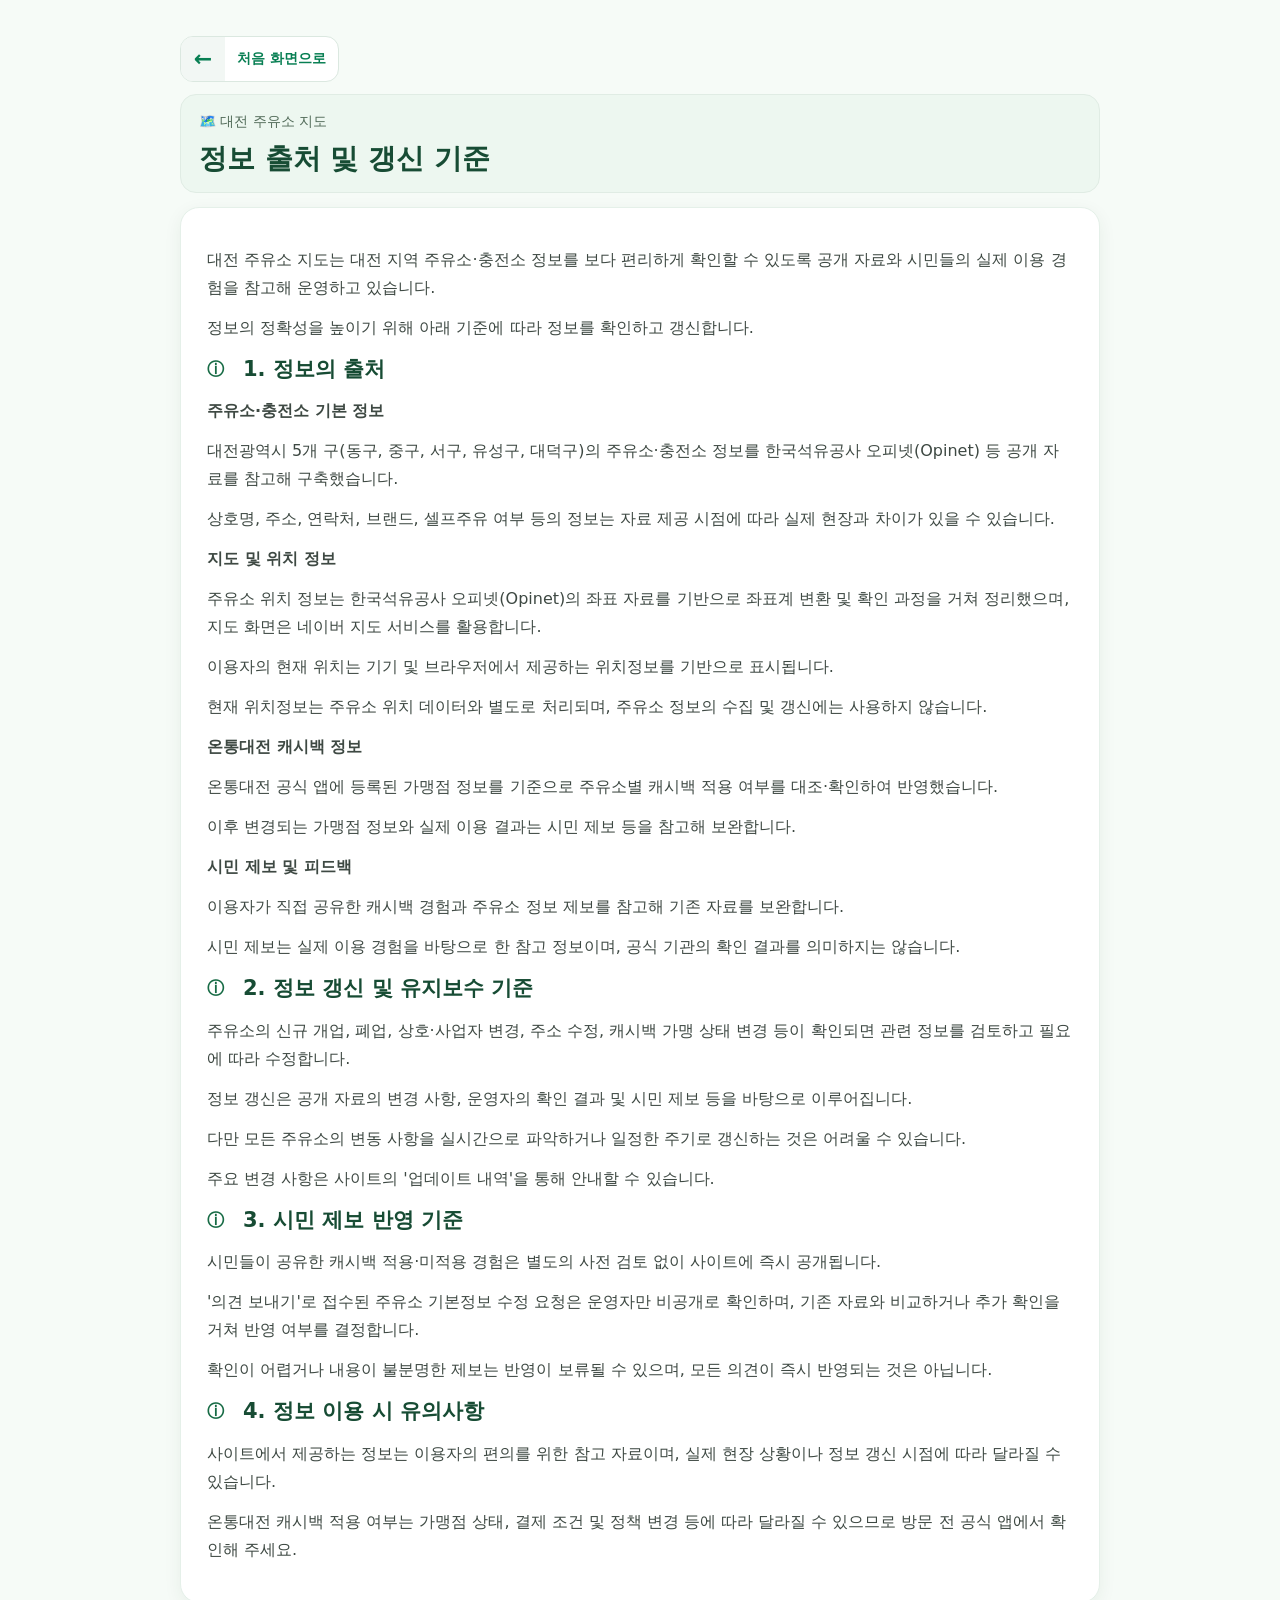
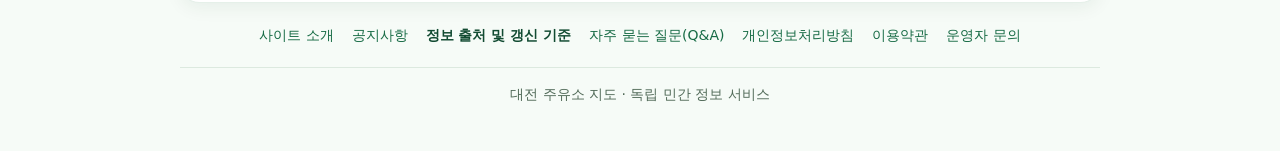
<file: sources/index.html>
<!doctype html><html lang="ko"><head><meta charset="utf-8"><meta name="viewport" content="width=device-width,initial-scale=1"><title>정보 출처 및 갱신 기준 | 대전 주유소 지도</title><link rel="stylesheet" href="/assets/info-pages.css?v=274fa227faa9"><script type="module" src="/assets/info-pages.js?v=aaecaea8df96"></script><link rel="stylesheet" href="/assets/press-feedback.css?v=9198b24c70d5">
</head><body class="info-page"><a class="skip-link" href="#content">본문 바로가기</a><header class="page-header"><a class="page-home" href="/" aria-label="처음 화면으로"><span class="page-home-arrow" aria-hidden="true">←</span><span class="page-home-label">처음 화면으로</span></a><div class="article-heading"><p>🗺️ 대전 주유소 지도</p><h1>정보 출처 및 갱신 기준</h1></div></header><main id="content" class="page-content" aria-label="본문"><article id="pageBody"><!-- Approved manuscript: /content/sources.md; static HTML mirror, no runtime replacement. -->
<p>대전 주유소 지도는 대전 지역 주유소·충전소 정보를 보다 편리하게 확인할 수 있도록 공개 자료와 시민들의 실제 이용 경험을 참고해 운영하고 있습니다.</p>
<p>정보의 정확성을 높이기 위해 아래 기준에 따라 정보를 확인하고 갱신합니다.</p>
<section class="article-section" aria-labelledby="sourcesTitle"><h2 class="article-section-heading" id="sourcesTitle">1. 정보의 출처</h2>
<p><strong>주유소·충전소 기본 정보</strong></p>
<p>대전광역시 5개 구(동구, 중구, 서구, 유성구, 대덕구)의 주유소·충전소 정보를 한국석유공사 오피넷(Opinet) 등 공개 자료를 참고해 구축했습니다.</p>
<p>상호명, 주소, 연락처, 브랜드, 셀프주유 여부 등의 정보는 자료 제공 시점에 따라 실제 현장과 차이가 있을 수 있습니다.</p>
<p><strong>지도 및 위치 정보</strong></p>
<p>주유소 위치 정보는 한국석유공사 오피넷(Opinet)의 좌표 자료를 기반으로 좌표계 변환 및 확인 과정을 거쳐 정리했으며, 지도 화면은 네이버 지도 서비스를 활용합니다.</p>
<p>이용자의 현재 위치는 기기 및 브라우저에서 제공하는 위치정보를 기반으로 표시됩니다.</p>
<p>현재 위치정보는 주유소 위치 데이터와 별도로 처리되며, 주유소 정보의 수집 및 갱신에는 사용하지 않습니다.</p>
<p><strong>온통대전 캐시백 정보</strong></p>
<p>온통대전 공식 앱에 등록된 가맹점 정보를 기준으로 주유소별 캐시백 적용 여부를 대조·확인하여 반영했습니다.</p>
<p>이후 변경되는 가맹점 정보와 실제 이용 결과는 시민 제보 등을 참고해 보완합니다.</p>
<p><strong>시민 제보 및 피드백</strong></p>
<p>이용자가 직접 공유한 캐시백 경험과 주유소 정보 제보를 참고해 기존 자료를 보완합니다.</p>
<p>시민 제보는 실제 이용 경험을 바탕으로 한 참고 정보이며, 공식 기관의 확인 결과를 의미하지는 않습니다.</p>
</section>
<section class="article-section" aria-labelledby="sourcesSection2"><h2 class="article-section-heading" id="sourcesSection2">2. 정보 갱신 및 유지보수 기준</h2>
<p>주유소의 신규 개업, 폐업, 상호·사업자 변경, 주소 수정, 캐시백 가맹 상태 변경 등이 확인되면 관련 정보를 검토하고 필요에 따라 수정합니다.</p>
<p>정보 갱신은 공개 자료의 변경 사항, 운영자의 확인 결과 및 시민 제보 등을 바탕으로 이루어집니다.</p>
<p>다만 모든 주유소의 변동 사항을 실시간으로 파악하거나 일정한 주기로 갱신하는 것은 어려울 수 있습니다.</p>
<p>주요 변경 사항은 사이트의 '업데이트 내역'을 통해 안내할 수 있습니다.</p>
</section>
<section class="article-section" aria-labelledby="sourcesSection3"><h2 class="article-section-heading" id="sourcesSection3">3. 시민 제보 반영 기준</h2>
<p>시민들이 공유한 캐시백 적용·미적용 경험은 별도의 사전 검토 없이 사이트에 즉시 공개됩니다.</p>
<p>'의견 보내기'로 접수된 주유소 기본정보 수정 요청은 운영자만 비공개로 확인하며, 기존 자료와 비교하거나 추가 확인을 거쳐 반영 여부를 결정합니다.</p>
<p>확인이 어렵거나 내용이 불분명한 제보는 반영이 보류될 수 있으며, 모든 의견이 즉시 반영되는 것은 아닙니다.</p>
</section>
<section class="article-section" aria-labelledby="sourcesSection4"><h2 class="article-section-heading" id="sourcesSection4">4. 정보 이용 시 유의사항</h2>
<p>사이트에서 제공하는 정보는 이용자의 편의를 위한 참고 자료이며, 실제 현장 상황이나 정보 갱신 시점에 따라 달라질 수 있습니다.</p>
<p>온통대전 캐시백 적용 여부는 가맹점 상태, 결제 조건 및 정책 변경 등에 따라 달라질 수 있으므로 방문 전 공식 앱에서 확인해 주세요.</p>
</section></article></main><nav class="page-navigation" aria-label="전체메뉴"><a href="/about">사이트 소개</a><a href="/notice">공지사항</a><a href="/sources" aria-current="page">정보 출처 및 갱신 기준</a><a href="/faq">자주 묻는 질문(Q&A)</a><a href="/privacy">개인정보처리방침</a><a href="/terms">이용약관</a><a href="/contact">운영자 문의</a></nav><footer class="page-footer"><p>대전 주유소 지도 · 독립 민간 정보 서비스</p></footer></body></html>
</file>
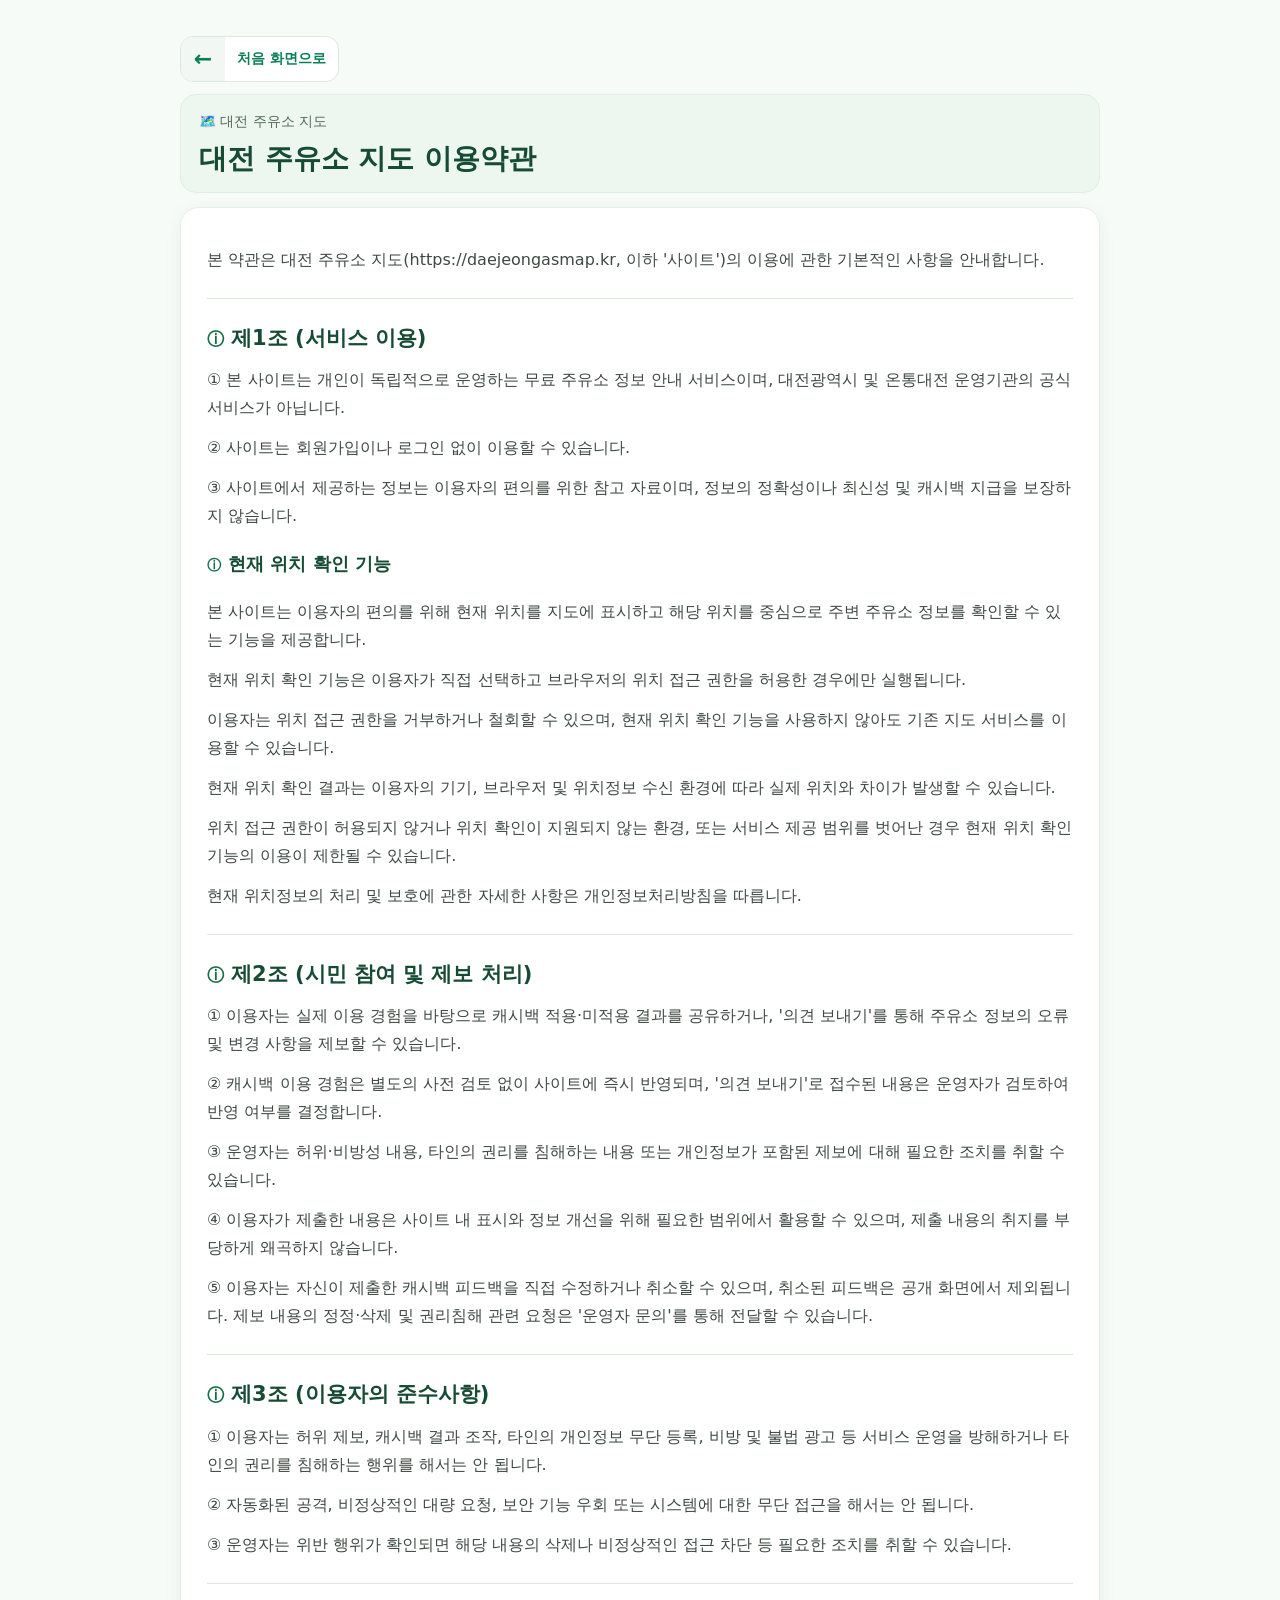
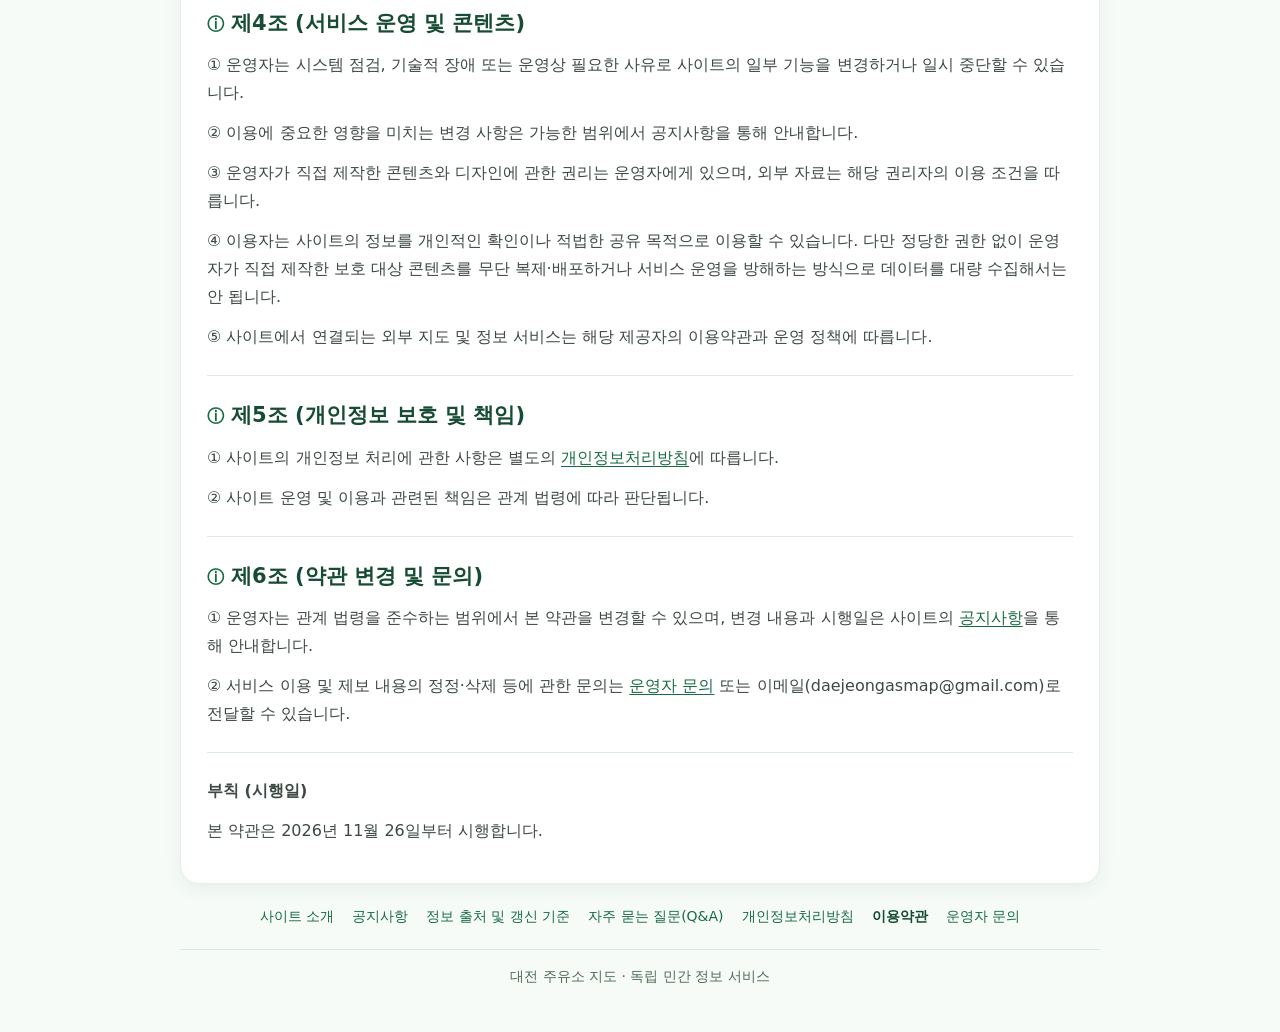
<file: terms/index.html>
<!doctype html><html lang="ko"><head><meta charset="utf-8"><meta name="viewport" content="width=device-width,initial-scale=1"><title>이용약관 | 대전 주유소 지도</title><link rel="stylesheet" href="/assets/info-pages.css?v=274fa227faa9"><script type="module" src="/assets/info-pages.js?v=aaecaea8df96"></script><link rel="stylesheet" href="/assets/press-feedback.css?v=9198b24c70d5">
</head><body class="info-page"><a class="skip-link" href="#content">본문 바로가기</a><header class="page-header"><a class="page-home" href="/" aria-label="처음 화면으로"><span class="page-home-arrow" aria-hidden="true">←</span><span class="page-home-label">처음 화면으로</span></a><div class="article-heading"><p>🗺️ 대전 주유소 지도</p><h1>대전 주유소 지도 이용약관</h1></div></header><main id="content" class="page-content" aria-label="본문"><article id="pageBody"><p>본 약관은 대전 주유소 지도(https://daejeongasmap.kr, 이하 '사이트')의 이용에 관한 기본적인 사항을 안내합니다.</p><hr><section><h2>제1조 (서비스 이용)</h2><p>① 본 사이트는 개인이 독립적으로 운영하는 무료 주유소 정보 안내 서비스이며, 대전광역시 및 온통대전 운영기관의 공식 서비스가 아닙니다.</p><p>② 사이트는 회원가입이나 로그인 없이 이용할 수 있습니다.</p><p>③ 사이트에서 제공하는 정보는 이용자의 편의를 위한 참고 자료이며, 정보의 정확성이나 최신성 및 캐시백 지급을 보장하지 않습니다.</p><h3>현재 위치 확인 기능</h3><p>본 사이트는 이용자의 편의를 위해 현재 위치를 지도에 표시하고 해당 위치를 중심으로 주변 주유소 정보를 확인할 수 있는 기능을 제공합니다.</p><p>현재 위치 확인 기능은 이용자가 직접 선택하고 브라우저의 위치 접근 권한을 허용한 경우에만 실행됩니다.</p><p>이용자는 위치 접근 권한을 거부하거나 철회할 수 있으며, 현재 위치 확인 기능을 사용하지 않아도 기존 지도 서비스를 이용할 수 있습니다.</p><p>현재 위치 확인 결과는 이용자의 기기, 브라우저 및 위치정보 수신 환경에 따라 실제 위치와 차이가 발생할 수 있습니다.</p><p>위치 접근 권한이 허용되지 않거나 위치 확인이 지원되지 않는 환경, 또는 서비스 제공 범위를 벗어난 경우 현재 위치 확인 기능의 이용이 제한될 수 있습니다.</p><p>현재 위치정보의 처리 및 보호에 관한 자세한 사항은 개인정보처리방침을 따릅니다.</p></section><hr><section><h2>제2조 (시민 참여 및 제보 처리)</h2><p>① 이용자는 실제 이용 경험을 바탕으로 캐시백 적용·미적용 결과를 공유하거나, '의견 보내기'를 통해 주유소 정보의 오류 및 변경 사항을 제보할 수 있습니다.</p><p>② 캐시백 이용 경험은 별도의 사전 검토 없이 사이트에 즉시 반영되며, '의견 보내기'로 접수된 내용은 운영자가 검토하여 반영 여부를 결정합니다.</p><p>③ 운영자는 허위·비방성 내용, 타인의 권리를 침해하는 내용 또는 개인정보가 포함된 제보에 대해 필요한 조치를 취할 수 있습니다.</p><p>④ 이용자가 제출한 내용은 사이트 내 표시와 정보 개선을 위해 필요한 범위에서 활용할 수 있으며, 제출 내용의 취지를 부당하게 왜곡하지 않습니다.</p><p>⑤ 이용자는 자신이 제출한 캐시백 피드백을 직접 수정하거나 취소할 수 있으며, 취소된 피드백은 공개 화면에서 제외됩니다. 제보 내용의 정정·삭제 및 권리침해 관련 요청은 '운영자 문의'를 통해 전달할 수 있습니다.</p></section><hr><section><h2>제3조 (이용자의 준수사항)</h2><p>① 이용자는 허위 제보, 캐시백 결과 조작, 타인의 개인정보 무단 등록, 비방 및 불법 광고 등 서비스 운영을 방해하거나 타인의 권리를 침해하는 행위를 해서는 안 됩니다.</p><p>② 자동화된 공격, 비정상적인 대량 요청, 보안 기능 우회 또는 시스템에 대한 무단 접근을 해서는 안 됩니다.</p><p>③ 운영자는 위반 행위가 확인되면 해당 내용의 삭제나 비정상적인 접근 차단 등 필요한 조치를 취할 수 있습니다.</p></section><hr><section><h2>제4조 (서비스 운영 및 콘텐츠)</h2><p>① 운영자는 시스템 점검, 기술적 장애 또는 운영상 필요한 사유로 사이트의 일부 기능을 변경하거나 일시 중단할 수 있습니다.</p><p>② 이용에 중요한 영향을 미치는 변경 사항은 가능한 범위에서 공지사항을 통해 안내합니다.</p><p>③ 운영자가 직접 제작한 콘텐츠와 디자인에 관한 권리는 운영자에게 있으며, 외부 자료는 해당 권리자의 이용 조건을 따릅니다.</p><p>④ 이용자는 사이트의 정보를 개인적인 확인이나 적법한 공유 목적으로 이용할 수 있습니다. 다만 정당한 권한 없이 운영자가 직접 제작한 보호 대상 콘텐츠를 무단 복제·배포하거나 서비스 운영을 방해하는 방식으로 데이터를 대량 수집해서는 안 됩니다.</p><p>⑤ 사이트에서 연결되는 외부 지도 및 정보 서비스는 해당 제공자의 이용약관과 운영 정책에 따릅니다.</p></section><hr><section><h2>제5조 (개인정보 보호 및 책임)</h2><p>① 사이트의 개인정보 처리에 관한 사항은 별도의 <a href="/privacy">개인정보처리방침</a>에 따릅니다.</p><p>② 사이트 운영 및 이용과 관련된 책임은 관계 법령에 따라 판단됩니다.</p></section><hr><section><h2>제6조 (약관 변경 및 문의)</h2><p>① 운영자는 관계 법령을 준수하는 범위에서 본 약관을 변경할 수 있으며, 변경 내용과 시행일은 사이트의 <a href="/notice">공지사항</a>을 통해 안내합니다.</p><p>② 서비스 이용 및 제보 내용의 정정·삭제 등에 관한 문의는 <a href="/contact">운영자 문의</a> 또는 이메일(daejeongasmap@gmail.com)로 전달할 수 있습니다.</p></section><hr><p><strong>부칙 (시행일)</strong></p><p>본 약관은 2026년 11월 26일부터 시행합니다.</p></article></main><nav class="page-navigation" aria-label="전체메뉴"><a href="/about">사이트 소개</a><a href="/notice">공지사항</a><a href="/sources">정보 출처 및 갱신 기준</a><a href="/faq">자주 묻는 질문(Q&A)</a><a href="/privacy">개인정보처리방침</a><a href="/terms" aria-current="page">이용약관</a><a href="/contact">운영자 문의</a></nav><footer class="page-footer"><p>대전 주유소 지도 · 독립 민간 정보 서비스</p></footer></body></html>
</file>
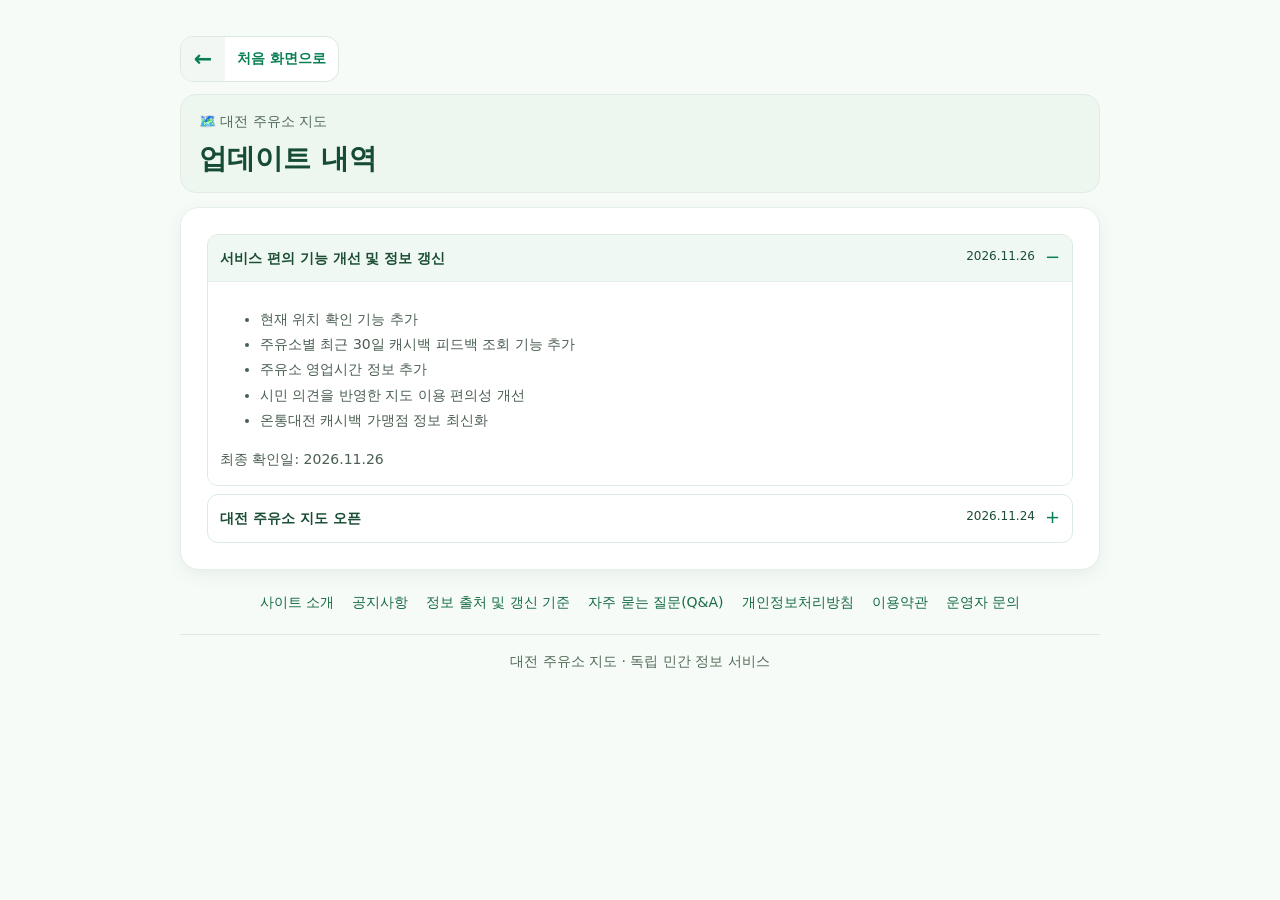
<file: updates/index.html>
<!doctype html><html lang="ko"><head><meta charset="utf-8"><meta name="viewport" content="width=device-width,initial-scale=1"><title>업데이트 내역 | 대전 주유소 지도</title><meta name="description" content="대전가스맵 서비스 오픈 및 날짜별 업데이트 기록을 안내합니다."><link rel="canonical" href="https://daejeongasmap.kr/updates/"><link rel="stylesheet" href="/assets/info-pages.css?v=f066bfa70865"><link rel="stylesheet" href="/assets/faq-page.css"><script defer src="/assets/faq-accordion.js?v=1"></script><link rel="stylesheet" href="/assets/press-feedback.css?v=9198b24c70d5">
</head><body class="info-page updates-page"><header class="page-header"><a class="page-home" href="/" aria-label="처음 화면으로"><span class="page-home-arrow" aria-hidden="true">←</span><span class="page-home-label">처음 화면으로</span></a><div class="article-heading"><p>🗺️ 대전 주유소 지도</p><h1>업데이트 내역</h1></div></header><main class="page-content"><div class="faq-accordion faq-page" aria-label="날짜별 업데이트 기록"><details class="faq-item" name="updates-accordion" open><summary><span id="update-latest-title" style="flex:1;min-width:0">서비스 편의 기능 개선 및 정보 갱신</span><time datetime="2026-11-26" style="white-space:nowrap;font-size:12px;font-weight:400">2026.11.26</time></summary><div class="faq-answer"><ul><li>현재 위치 확인 기능 추가</li><li>주유소별 최근 30일 캐시백 피드백 조회 기능 추가</li><li>주유소 영업시간 정보 추가</li><li>시민 의견을 반영한 지도 이용 편의성 개선</li><li>온통대전 캐시백 가맹점 정보 최신화</li></ul><p class="detail">최종 확인일: 2026.11.26</p></div></details><details class="faq-item" name="updates-accordion"><summary><span id="update-open-title" style="flex:1;min-width:0">대전 주유소 지도 오픈</span><time datetime="2026-11-24" style="white-space:nowrap;font-size:12px;font-weight:400">2026.11.24</time></summary><div class="faq-answer"><h3>주요 서비스</h3><ul><li>주유소 지도 및 위치 정보</li><li>온통대전 캐시백 정보</li><li>시민 캐시백 경험 공유</li><li>정보 출처 및 갱신 기준 안내</li></ul></div></details></div></main><nav class="page-navigation" aria-label="전체메뉴"><a href="/about">사이트 소개</a><a href="/notice">공지사항</a><a href="/sources">정보 출처 및 갱신 기준</a><a href="/faq">자주 묻는 질문(Q&A)</a><a href="/privacy">개인정보처리방침</a><a href="/terms">이용약관</a><a href="/contact">운영자 문의</a></nav><footer class="page-footer"><p>대전 주유소 지도 · 독립 민간 정보 서비스</p></footer><script>(()=>{function reveal(){const target=document.getElementById(location.hash.slice(1)),item=target?.closest('details');if(item)document.querySelectorAll('.faq-accordion details').forEach(other=>{other.open=other===item;});}window.addEventListener('hashchange',reveal);reveal();})();</script></body></html>
</file>
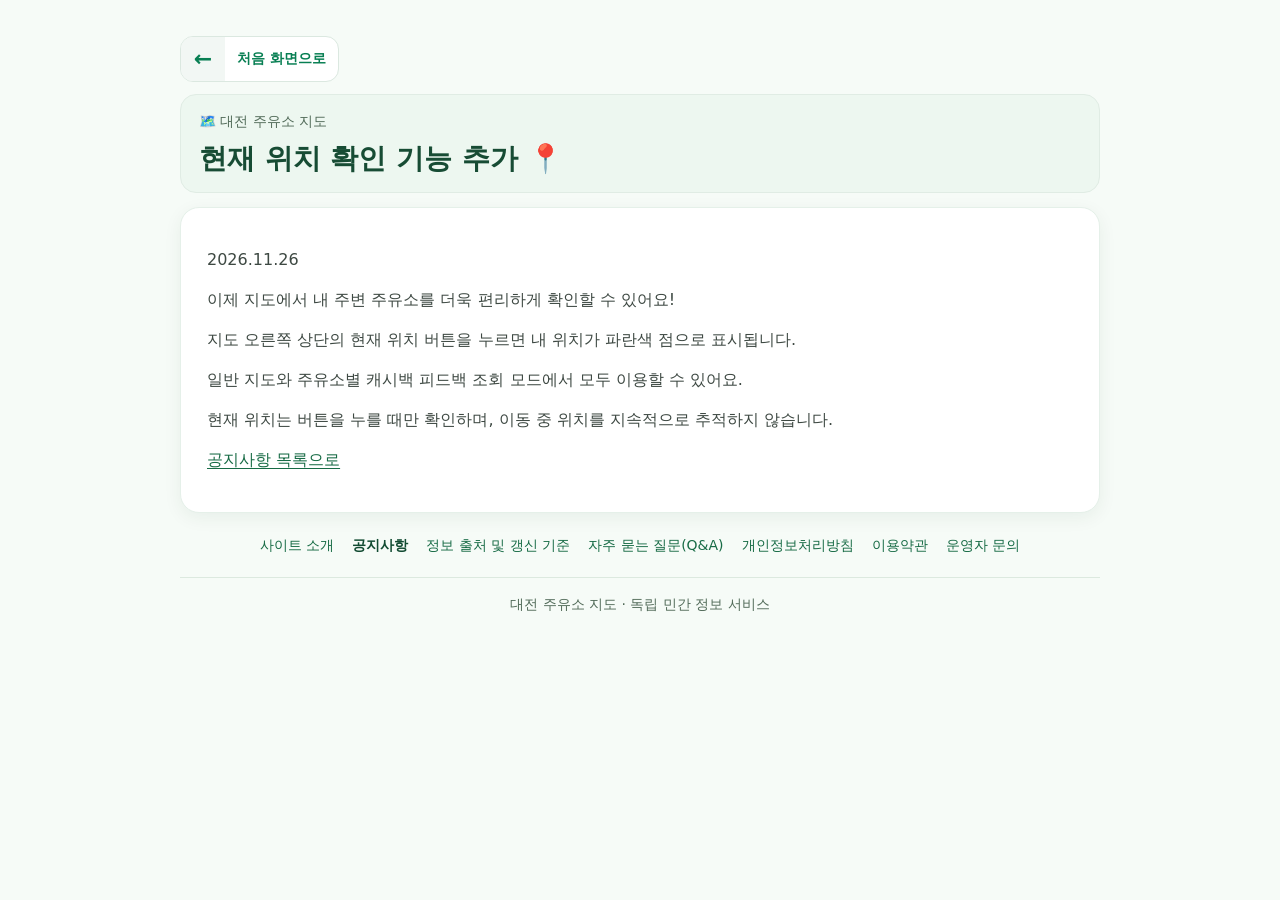
<file: notice/current-location/index.html>
<!doctype html><html lang="ko"><head><meta charset="utf-8"><meta name="viewport" content="width=device-width,initial-scale=1"><title>현재 위치 확인 기능 추가 📍 | 대전 주유소 지도</title><link rel="stylesheet" href="/assets/info-pages.css?v=274fa227faa9"><script type="module" src="/assets/info-pages.js?v=aaecaea8df96"></script><link rel="stylesheet" href="/assets/press-feedback.css?v=9198b24c70d5">
</head><body class="info-page"><a class="skip-link" href="#content">본문 바로가기</a><header class="page-header"><a class="page-home" href="/" aria-label="처음 화면으로"><span class="page-home-arrow" aria-hidden="true">←</span><span class="page-home-label">처음 화면으로</span></a><div class="article-heading"><p>🗺️ 대전 주유소 지도</p><h1>현재 위치 확인 기능 추가 📍</h1></div></header><main id="content" class="page-content" aria-label="본문"><article id="pageBody"><!-- Approved manuscript: /content/notices/current-location.md; static HTML mirror. --><p class="detail"><time datetime="2026-11-26">2026.11.26</time></p><p>이제 지도에서 내 주변 주유소를 더욱 편리하게 확인할 수 있어요!</p><p>지도 오른쪽 상단의 현재 위치 버튼을 누르면 내 위치가 파란색 점으로 표시됩니다.</p><p>일반 지도와 주유소별 캐시백 피드백 조회 모드에서 모두 이용할 수 있어요.</p><p>현재 위치는 버튼을 누를 때만 확인하며, 이동 중 위치를 지속적으로 추적하지 않습니다.</p><p><a href="/notice/">공지사항 목록으로</a></p></article></main><nav class="page-navigation" aria-label="전체메뉴"><a href="/about">사이트 소개</a><a href="/notice" aria-current="page">공지사항</a><a href="/sources">정보 출처 및 갱신 기준</a><a href="/faq">자주 묻는 질문(Q&A)</a><a href="/privacy">개인정보처리방침</a><a href="/terms">이용약관</a><a href="/contact">운영자 문의</a></nav><footer class="page-footer"><p>대전 주유소 지도 · 독립 민간 정보 서비스</p></footer></body></html>
</file>
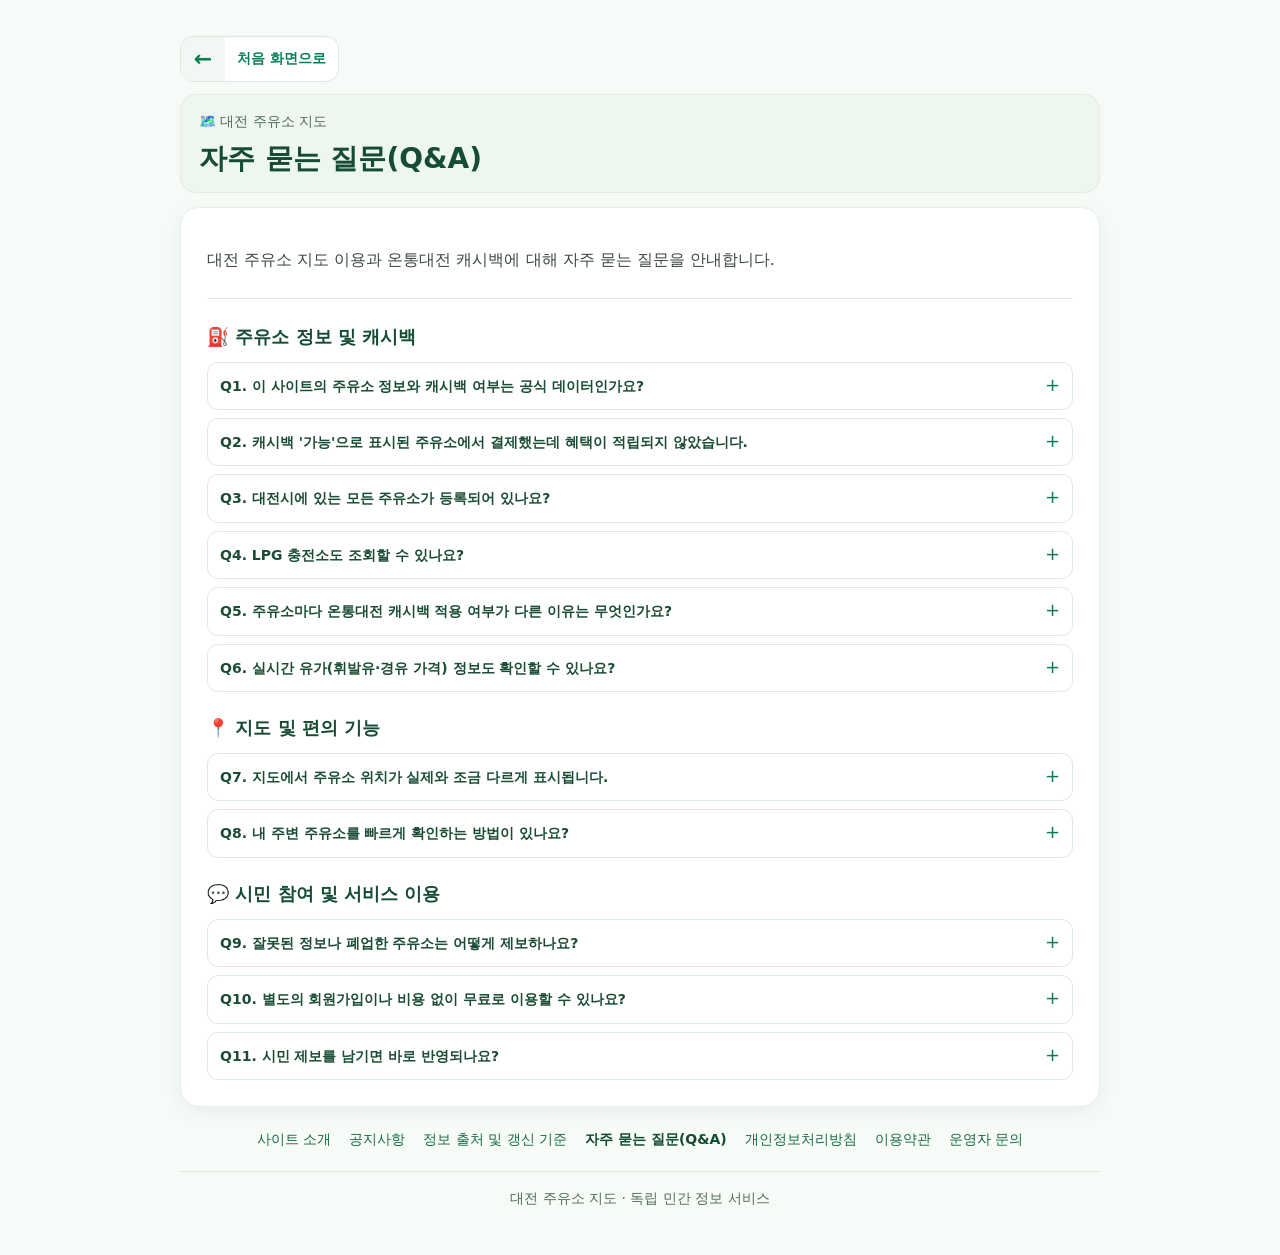
<file: faq.html>
<!doctype html>
<html lang="ko"><head>
<meta charset="utf-8"><meta name="viewport" content="width=device-width,initial-scale=1">
<base href="/">
<title>자주 묻는 질문(Q&A) | 대전 주유소 지도</title>
<meta name="description" content="대전 주유소 지도의 자주 묻는 질문 11개와 답변입니다. 온통대전 캐시백, 주유소 정보, LPG 충전소, 오피넷, 지도 검색 및 시민 제보 이용 방법을 확인하세요.">
<link rel="canonical" href="https://daejeongasmap.kr/faq">
<link rel="stylesheet" href="/assets/info-pages.css?v=f066bfa70865"><link rel="stylesheet" href="/assets/faq-page.css">

<script defer src="/assets/faq-accordion.js?v=1"></script>
<link rel="stylesheet" href="/assets/press-feedback.css?v=9198b24c70d5">
</head><body class="info-page faq-page">
<a class="skip-link" href="/faq#content">본문 바로가기</a>
<header class="page-header"><a class="page-home" href="/" aria-label="처음 화면으로"><span class="page-home-arrow" aria-hidden="true">←</span><span class="page-home-label">처음 화면으로</span></a><div class="article-heading"><p>🗺️ 대전 주유소 지도</p><h1>자주 묻는 질문(Q&A)</h1></div></header>
<main id="content" class="page-content"><p>대전 주유소 지도 이용과 온통대전 캐시백에 대해 자주 묻는 질문을 안내합니다.</p><hr><div class="faq-accordion"><section class="faq-category"><h2>⛽ 주유소 정보 및 캐시백</h2><details class="faq-item" name="independent-faq"><summary>Q1. 이 사이트의 주유소 정보와 캐시백 여부는 공식 데이터인가요?</summary><div class="faq-answer"><p>본 사이트는 대전광역시 내 주유소 기본 데이터, 온통대전(대전사랑카드) 공식 앱의 가맹점 등록 정보, 시민들의 실제 이용 제보 등을 참고하여 운영자가 직접 확인·관리하는 <strong>독립적인 주유소 정보 안내 사이트</strong>입니다.</p><p>대전광역시 또는 온통대전 운영기관이 직접 운영하는 공식 서비스는 아닙니다. 정확한 결제 혜택을 위해 방문 전 온통대전 공식 앱에서 최신 상태를 함께 확인해 주세요.</p></div></details><details class="faq-item" name="independent-faq"><summary>Q2. 캐시백 '가능'으로 표시된 주유소에서 결제했는데 혜택이 적립되지 않았습니다.</summary><div class="faq-answer"><p>결제 시점에 다음과 같은 사유가 발생했을 수 있습니다.</p><ol><li>온통대전 월별 캐시백 예산 소진 또는 개인별 지급 한도 초과</li><li>온통대전 충전금 잔액 부족으로 연결계좌에서 결제된 경우</li><li>주유소의 사업자 정보 변경, 가맹점 계약 해지 또는 결제 조건 변경</li></ol><p>정확한 사유는 온통대전 공식 앱에서 결제 및 캐시백 내역을 확인해 주세요. 가맹점 정보가 실제와 다르다면 '<a href="/#map-section">의견 보내기</a>'를 통해 알려주세요.</p></div></details><details class="faq-item" name="independent-faq"><summary>Q3. 대전시에 있는 모든 주유소가 등록되어 있나요?</summary><div class="faq-answer"><p>본 사이트는 캐시백 적용 여부와 관계없이 대전광역시 전 지역(동구, 중구, 서구, 유성구, 대덕구)의 주유소 및 충전소 정보를 폭넓게 제공하는 것을 목표로 합니다.</p><p>신규 개업이나 폐업, 상호 변경 등으로 일부 정보가 누락되거나 실제와 다를 수 있습니다. 발견하시면 '<a href="/#map-section">의견 보내기</a>'를 통해 알려주세요.</p></div></details><details class="faq-item" name="independent-faq"><summary>Q4. LPG 충전소도 조회할 수 있나요?</summary><div class="faq-answer"><p>네. 일반 휘발유·경유 주유소와 함께 일부 LPG 충전소 정보도 포함되어 있습니다.</p><p>캐시백 적용 여부는 확인된 자료를 기준으로 안내하며, 실제 결제 시점의 가맹점 상태에 따라 달라질 수 있습니다.</p></div></details><details class="faq-item" name="independent-faq"><summary>Q5. 주유소마다 온통대전 캐시백 적용 여부가 다른 이유는 무엇인가요?</summary><div class="faq-answer"><p>온통대전은 지역 소상공인 보호 및 지역경제 활성화를 목적으로 운영되는 지역화폐입니다.</p><p>주유소마다 사업자 정보, 가맹점 등록 상태 및 관련 운영 기준이 다를 수 있기 때문입니다. 실제 캐시백 적용 여부는 온통대전 공식 앱에서 확인해 주세요.</p></div></details><details class="faq-item" name="independent-faq"><summary>Q6. 실시간 유가(휘발유·경유 가격) 정보도 확인할 수 있나요?</summary><div class="faq-answer"><p>본 사이트는 주유소 위치 및 온통대전 캐시백 적용 여부 확인을 중심으로 운영합니다.</p><p>유가 비교가 필요한 경우 한국석유공사 <strong>오피넷(Opinet)</strong>에서 최신 유가 정보를 확인할 수 있습니다. 화면 하단의 '<a href="/#opinetCard">오피넷 이동</a>'을 선택하면 해당 사이트로 연결됩니다.</p></div></details></section>
<section class="faq-category"><h2>📍 지도 및 편의 기능</h2><details class="faq-item" name="independent-faq"><summary>Q7. 지도에서 주유소 위치가 실제와 조금 다르게 표시됩니다.</summary><div class="faq-answer"><p>주유소 좌표 데이터의 정확도와 지도 표시 방식 등에 따라 실제 위치와 지도 핀의 위치에 일부 오차가 발생할 수 있습니다.</p><p>위치가 잘못 표시된 주유소를 발견하시면 해당 주유소를 선택한 뒤 '<a href="/#map-section">의견 보내기</a>'를 통해 알려주세요.</p></div></details><details class="faq-item" name="independent-faq"><summary>Q8. 내 주변 주유소를 빠르게 확인하는 방법이 있나요?</summary><div class="faq-answer"><p>지도 오른쪽 상단의 현재 위치 버튼을 누르면 내 위치를 중심으로 주변 주유소를 확인할 수 있어요.</p><p>현재 위치는 파란색 점으로 표시되며, 위치를 다시 확인하려면 버튼을 한 번 더 눌러주세요.</p><p>일반 지도와 주유소별 캐시백 피드백 조회 모드에서 모두 이용할 수 있어요.</p><p>위치 확인이 되지 않는 경우 기기 또는 브라우저의 위치 접근 권한을 확인해 주세요.</p><p>대전 및 인근 서비스 지역을 벗어난 경우에는 현재 위치 이동 기능이 제한될 수 있습니다.</p></div></details></section>
<section class="faq-category"><h2>💬 시민 참여 및 서비스 이용</h2><details class="faq-item" name="independent-faq"><summary>Q9. 잘못된 정보나 폐업한 주유소는 어떻게 제보하나요?</summary><div class="faq-answer"><p>화면 하단의 '<a href="/#map-section">의견 보내기</a>'를 이용해 주세요.</p><p>해당 주유소를 선택한 뒤 수정이 필요한 항목과 내용을 남겨주시면 운영자가 확인하여 정보 개선에 반영할 수 있습니다.</p><p>'의견 보내기'로 접수된 내용은 일반 이용자에게 공개되지 않으며, 운영자만 확인하고 검토합니다.</p></div></details><details class="faq-item" name="independent-faq"><summary>Q10. 별도의 회원가입이나 비용 없이 무료로 이용할 수 있나요?</summary><div class="faq-answer"><p>네. 대전 시민 누구나 회원가입이나 로그인 없이 지도 검색 및 정보 확인 기능을 무료로 이용할 수 있습니다.</p><p>시민 제보 역시 이름이나 연락처 입력을 요구하지 않습니다. 다만 서비스 보안 및 중복 제보 방지를 위해 접속 정보와 IP 기반 식별값 등이 처리될 수 있으며, 자세한 사항은 <a href="/privacy">개인정보처리방침</a>에서 확인할 수 있습니다.</p></div></details><details class="faq-item" name="independent-faq"><summary>Q11. 시민 제보를 남기면 바로 반영되나요?</summary><div class="faq-answer"><p>시민들이 공유한 캐시백 적용·미적용 경험은 별도의 사전 검토 없이 사이트에 즉시 공개됩니다.</p><p>반면 '<a href="/#map-section">의견 보내기</a>'로 접수된 주유소 정보 수정 요청은 운영자만 비공개로 확인하며, 검토 후 반영 여부를 결정합니다.</p><p>모든 의견의 즉각적인 확인이나 반영을 보장하지 않습니다.</p></div></details></section></div>
</main><nav class="page-navigation" aria-label="전체메뉴"><a href="/about">사이트 소개</a><a href="/notice">공지사항</a><a href="/sources">정보 출처 및 갱신 기준</a><a href="/faq" aria-current="page">자주 묻는 질문(Q&A)</a><a href="/privacy">개인정보처리방침</a><a href="/terms">이용약관</a><a href="/contact">운영자 문의</a></nav><footer class="page-footer"><p>대전 주유소 지도 · 독립 민간 정보 서비스</p></footer>
</body></html>
</file>
<file: assets/info-pages.css>
/* Independent information pages only. Existing map selectors are untouched. */
.info-page{margin:0;background:#f6fbf7;color:#244532;font-family:"Malgun Gothic",system-ui,sans-serif;font-size:16px;line-height:1.75;overflow-wrap:anywhere}.info-page *{box-sizing:border-box}.page-header,.page-content,.page-navigation,.page-footer{width:min(100% - 32px,920px);margin:20px auto}.page-header{padding:16px 0 4px}.page-header p{color:#526b59;font-size:14px}.page-header h1{font-size:clamp(24px,5vw,34px);line-height:1.4}.info-page a{color:#176b45;text-underline-offset:3px}.info-page a:focus-visible{outline:3px solid #176b45;outline-offset:4px}.page-content{background:#fff;border:1px solid #e5f0e9;border-radius:19px;padding:clamp(18px,3vw,26px);box-shadow:0 5px 18px #163b2110}.page-content h2{font-size:21px;line-height:1.5;margin:28px 0 10px}.page-content h2:first-child{margin-top:0}.page-content h3{font-size:18px}.page-content p{margin:12px 0}.page-content dt{font-weight:750;margin-top:18px}.page-content dd{margin:6px 0 16px}.page-note{background:#eff8f2;border:1px solid #d3e6d9;border-radius:13px;padding:16px;margin:20px 0}.page-navigation{display:flex;flex-wrap:wrap;gap:10px 18px;font-size:14px}.page-navigation [aria-current=page]{font-weight:750}.page-footer{font-size:14px;color:#526b59;padding-bottom:28px}.notice-list{padding-left:22px}.table-scroll{overflow-x:auto}.table-scroll table{border-collapse:collapse;width:100%;min-width:430px}.table-scroll th,.table-scroll td{border:1px solid #dce9df;padding:11px;text-align:left;vertical-align:top}.table-scroll th{background:#eff8f2}.primary-link{display:inline-block;padding:11px 16px;background:#eff8f2;border:1px solid #d3e6d9;border-radius:12px}.skip-link{position:absolute;left:-10000px;top:0}.skip-link:focus{left:16px;top:8px;background:white;padding:8px;z-index:2}@media(max-width:767px){.page-header,.page-content,.page-navigation,.page-footer{width:calc(100% - 24px);margin-top:14px;margin-bottom:14px}.page-content{padding:18px}.page-content h2{font-size:19px}.page-header{padding-top:18px}.info-page{font-size:15px}}

.page-content pre{max-width:100%;overflow:auto;background:#f6fbf7;border-radius:9px;padding:12px}.page-content code{font-family:ui-monospace,monospace;font-size:.92em}.page-content blockquote{margin:16px 0;padding-left:16px;border-left:3px solid #d3e6d9}

/* Fixed shared article presentation: retain existing heading/body sizes and paragraph rhythm. */
.page-header .page-home{display:inline-flex;align-items:center;min-height:44px;max-width:100%;border:1px solid #dbe8e0;border-radius:13px;background:#fff;text-decoration:none;color:#087f53;font-size:14px;font-weight:750;line-height:1.4;overflow:hidden}
.page-home-arrow{display:grid;place-items:center;align-self:stretch;width:44px;min-height:44px;flex:none;background:#f2f7f4;font-size:22px}
.page-home-label{padding:0 12px;white-space:nowrap}
.page-content h2,.page-content h3{color:#174c34;font-weight:750}
.page-content .section-icon{display:inline-block;margin-right:5px;color:#176b45;font-size:.8em;vertical-align:1px}
.page-content hr{border:0;border-top:1px solid #dce9df;margin:24px 0}
.page-content .participation-note{color:#176b45}
.info-page a[href^='/']::before,.info-page a[href^='/']::after{content:none!important}
.page-navigation a[aria-current=page]{color:#124b32;font-weight:750;background:transparent;border:0}
.page-footer{border-top:1px solid #dce9df;padding:14px 0 24px;text-align:center}
.page-footer p{margin:0}
.page-content h2:not(:has(.section-icon))::before,.page-content h3:not(:has(.section-icon))::before{content:'ⓘ';display:inline-block;margin-right:7px;color:#176b45;font-size:.8em;font-weight:700}
.info-page a[href^='https://daejeongasmap.kr/']::before,.info-page a[href^='https://daejeongasmap.kr/']::after{content:none!important}

.page-header .article-heading{background:#edf7f0;border:1px solid #e0ece4;border-radius:16px;padding:14px 18px;margin-top:12px}.page-header .article-heading p{margin:0 0 5px;font-size:14px;color:#526b59}.page-header .article-heading h1{margin:0;color:#174c34;font-size:clamp(22px,4vw,28px);font-weight:750;line-height:1.4}.page-header{margin-bottom:10px}.page-content{margin-top:10px;color:#3e4943}.page-navigation{justify-content:center;text-align:center}.page-navigation a{text-decoration:none}.page-navigation a::before,.page-navigation a::after{content:none!important}.operating-note{background:#eff8f2;border:1px solid #e0ece4;border-radius:14px;padding:16px;margin-top:16px}.operating-note h2{margin-top:0}.operating-note p:last-child{margin-bottom:0}

/* Opt-in article standard: white prose, colored SVG heading, notes only for emphasis. */
.page-content .article-section{background:transparent;border:0;border-radius:0;padding:0;margin:0;box-shadow:none;color:#3e4943}
.page-content .article-section-heading{display:flex;align-items:center;gap:12px;color:#174c34;font-weight:750}
.page-content .article-section-heading .article-icon{display:grid;place-items:center;width:36px;height:36px;min-width:36px;flex:0 0 36px;margin:0;border-radius:10px;vertical-align:baseline;background:var(--article-icon-background,#e4f4e9);color:var(--article-icon-color,#176b45)}
.page-content .article-icon svg{display:block;width:22px;height:22px}
</file>
<file: assets/press-feedback.css>
/* App controls only; individual scale preserves existing positioning transforms. */
:where(button,summary,[role="button"],input[type="button"],input[type="submit"],input[type="reset"],label:has(input[type="checkbox"],input[type="radio"]),nav a[href],.dock a[href],.opinet-info a[href],.station-tools a[href],a.phone-link,a.page-home,a.contact-button,a.guide-link,a.cashback-entry,a.guide-image-link,[data-press-feedback="scale"]):not(:where(#currentLocationButton,#map *,:disabled,[aria-disabled="true"],[data-press-feedback="existing"],[data-press-feedback="none"])){transition:scale 100ms ease-out}
:where(button,summary,[role="button"],input[type="button"],input[type="submit"],input[type="reset"],label:has(input[type="checkbox"],input[type="radio"]),nav a[href],.dock a[href],.opinet-info a[href],.station-tools a[href],a.phone-link,a.page-home,a.contact-button,a.guide-link,a.cashback-entry,a.guide-image-link,[data-press-feedback="scale"]):not(:where(#currentLocationButton,#map *,:disabled,[aria-disabled="true"],[data-press-feedback="existing"],[data-press-feedback="none"])):active:not(:has(:where(button,summary,[role="button"],input[type="button"],input[type="submit"],input[type="reset"],label:has(input[type="checkbox"],input[type="radio"]),nav a[href],.dock a[href],.opinet-info a[href],.station-tools a[href],a.phone-link,a.page-home,a.contact-button,a.guide-link,a.cashback-entry,a.guide-image-link,[data-press-feedback="scale"]):not(:where(#currentLocationButton,#map *,:disabled,[aria-disabled="true"],[data-press-feedback="existing"],[data-press-feedback="none"])):active)){scale:.97;transition-duration:0s}
/* Plain text links retain color feedback. Never scale text-entry controls. */
a[href]:not(:where(#currentLocationButton,#map *,:disabled,[aria-disabled="true"],[data-press-feedback="existing"],[data-press-feedback="none"])):active:not(:has(:where(button,summary,[role="button"],input[type="button"],input[type="submit"],input[type="reset"],label:has(input[type="checkbox"],input[type="radio"]),nav a[href],.dock a[href],.opinet-info a[href],.station-tools a[href],a.phone-link,a.page-home,a.contact-button,a.guide-link,a.cashback-entry,a.guide-image-link,[data-press-feedback="scale"]):not(:where(#currentLocationButton,#map *,:disabled,[aria-disabled="true"],[data-press-feedback="existing"],[data-press-feedback="none"])):active)){filter:brightness(.96)}
@media(prefers-reduced-motion:reduce){
 :where(button,summary,[role="button"],input[type="button"],input[type="submit"],input[type="reset"],label:has(input[type="checkbox"],input[type="radio"]),nav a[href],.dock a[href],.opinet-info a[href],.station-tools a[href],a.phone-link,a.page-home,a.contact-button,a.guide-link,a.cashback-entry,a.guide-image-link,[data-press-feedback="scale"]):not(:where(#currentLocationButton,#map *,:disabled,[aria-disabled="true"],[data-press-feedback="existing"],[data-press-feedback="none"])){transition:none}
 :where(button,summary,[role="button"],input[type="button"],input[type="submit"],input[type="reset"],label:has(input[type="checkbox"],input[type="radio"]),nav a[href],.dock a[href],.opinet-info a[href],.station-tools a[href],a.phone-link,a.page-home,a.contact-button,a.guide-link,a.cashback-entry,a.guide-image-link,[data-press-feedback="scale"]):not(:where(#currentLocationButton,#map *,:disabled,[aria-disabled="true"],[data-press-feedback="existing"],[data-press-feedback="none"])):active{scale:none;filter:brightness(.96)}
}

/* Existing station artwork only: compose with its zoom transform around the unchanged SDK anchor. */
#map .pin .pin-visual{transition:transform .18s ease,scale 100ms ease-out}
#map .pin:active .pin-visual{scale:.97;transition-duration:.18s,0s}
@media(prefers-reduced-motion:reduce){
 #map .pin .pin-visual{transition:none}
 #map .pin:active .pin-visual{scale:none;filter:brightness(.96)}
}
</file>
<file: assets/cashback-guide.css>
.cashback-entry{display:flex;align-items:center;gap:12px;width:calc(100% - 112px);max-width:420px;min-height:72px;margin:12px 0 0;padding:13px 14px;border:1px solid #e3e6e6;border-radius:17px;background:#fff;color:#242c28;text-decoration:none;font-size:16px;font-weight:650;line-height:1.35;box-sizing:border-box}.cashback-entry .home-menu-icon{background:#fff6df;color:#b68a24}.cashback-entry strong{display:block;font-size:inherit;font-weight:650}.cashback-entry small{display:block;margin-top:3px;color:#75684c;font-size:11px;font-weight:400}.cashback-entry:focus-visible{outline:3px solid #b68a24;outline-offset:3px}
.cashback-guide .guide-slides{overflow:hidden;border:1px solid #e0e9e3;border-radius:16px}.cashback-guide .guide-track{display:flex;transition:transform .25s ease;touch-action:pan-y}.cashback-guide .guide-slide{flex:0 0 100%;min-width:0;padding:20px;box-sizing:border-box}.cashback-guide .guide-slide h2::before,.cashback-guide .guide-article h2::before{content:none!important}.cashback-guide .guide-slide h2{margin-top:0}.cashback-guide .guide-image{display:block;width:100%;max-width:720px;height:auto;margin:12px auto}.cashback-guide .example-note{font-size:13px;color:#665328;background:#fff8e6;padding:10px;border-radius:10px}.cashback-guide .slide-controls{display:flex;align-items:center;justify-content:space-between;gap:8px;margin:14px 0}.cashback-guide button,.cashback-guide .guide-close{min-height:44px;padding:8px 14px;border:1px solid #d3e6d9;border-radius:12px;background:#eff8f2;color:#176b45;font:inherit;cursor:pointer;text-decoration:none}.cashback-guide button:disabled{opacity:.45;cursor:default}.cashback-guide .guide-dots{display:flex;justify-content:center;gap:4px}.cashback-guide .guide-dots button{min-width:32px;min-height:32px;padding:6px;border:0;background:transparent}.cashback-guide .guide-dots button::before{content:'';display:block;width:8px;height:8px;border-radius:50%;background:#d4ded7;margin:auto}.cashback-guide .guide-dots button[aria-current=true]::before{background:#176b45}.cashback-guide .guide-article{border-top:1px solid #dce9df;margin-top:22px;padding-top:18px}.cashback-guide .guide-close{display:inline-flex;align-items:center}.cashback-guide .guide-slide:not([aria-current=true]){visibility:hidden}.cashback-guide.no-guide-js .guide-track{display:block}.cashback-guide.no-guide-js .guide-slide{visibility:visible}.cashback-guide.no-guide-js .slide-controls,.cashback-guide.no-guide-js .guide-dots{display:none}
@media(max-width:767px){.cashback-entry{gap:9px;min-height:64px;padding:10px;font-size:13px;border-radius:15px}.cashback-entry .home-menu-icon{width:36px;height:36px;border-radius:12px}.cashback-entry .home-menu-icon svg{width:23px;height:23px}.cashback-guide .guide-slide{padding:14px}.cashback-guide .slide-controls{font-size:14px}}
@media(prefers-reduced-motion:reduce){.cashback-guide .guide-track{transition:none}}
.cashback-guide .guide-track{align-items:flex-start}.cashback-guide .guide-image{height:auto}
.cashback-guide .guide-image{width:auto;max-width:100%;max-height:45vh;object-fit:contain}
/* Four-step guide: scoped additions; existing menu cards and map remain untouched. */
#site-guide .cashback-resources{display:grid;grid-template-columns:repeat(2,minmax(0,1fr));gap:12px;margin-top:12px}
#site-guide .cashback-entry{width:auto;max-width:none;margin:0;gap:12px;min-height:72px;padding:13px 14px;border:1px solid #e3e6e6;border-radius:17px;font-size:16px;font-weight:650;line-height:1.35}
#site-guide .cashback-entry small{font-size:11px}
.cashback-ad-slot[hidden]{display:none}
.cashback-guide .guide-slides{margin-top:14px}
.cashback-guide .guide-image{display:block;width:auto;height:auto;max-width:100%;max-height:55vh;margin:14px auto;object-fit:contain}
.cashback-guide .guide-image-link{display:block;background:white}
.cashback-guide .step-number{margin:0 0 5px;color:#94701d;font-size:13px;font-weight:700}
.cashback-guide .slide-controls{padding-bottom:env(safe-area-inset-bottom,0px)}
.cashback-guide .guide-dots button{min-width:44px;min-height:44px}
.cashback-guide .guide-slide{font-size:16px}
.cashback-guide .guide-slide h2{font-size:21px}
@media(max-width:767px){
 #site-guide .cashback-entry{gap:9px;min-height:64px;padding:10px;border-radius:15px;font-size:13px}
 .cashback-guide .guide-image{max-height:60svh;max-width:100%;width:auto;height:auto}
 .cashback-guide .guide-slide{padding:14px;font-size:16px}
 .cashback-guide .guide-slide h2{font-size:19px}
 .cashback-guide .slide-controls{position:sticky;bottom:0;background:#fff;padding:10px 0 calc(10px + env(safe-area-inset-bottom,0px));z-index:2}
 .cashback-guide .page-content{padding-bottom:calc(18px + env(safe-area-inset-bottom,0px))}
 .cashback-resources .cashback-ad-slot{grid-column:1/-1}
}
@media(max-width:359px){#site-guide .cashback-entry{gap:7px;padding:8px;font-size:12px}#site-guide .cashback-entry .home-menu-icon{width:30px;height:30px;border-radius:10px}#site-guide .cashback-entry .home-menu-icon svg{width:21px;height:21px}}
#site-guide .cashback-entry>span:last-child{min-width:0;flex:1}
#site-guide .cashback-entry small{white-space:nowrap;overflow:hidden;text-overflow:ellipsis}
@media(max-width:767px){#site-guide .cashback-entry strong{white-space:nowrap;letter-spacing:-.6px}}

/* Approved title wrapping, scoped to the cashback guide. */
.cashback-guide .cashback-page-title{overflow-wrap:normal;word-break:keep-all}


/* Approved one-line titles; only cashback entry spans the mobile grid. */
#site-guide .cashback-entry strong{white-space:nowrap;letter-spacing:normal}
.cashback-guide .cashback-page-title{white-space:nowrap;font-size:clamp(18px,5vw,28px);letter-spacing:-.3px}
@media(max-width:767px){#site-guide .cashback-entry{grid-column:1/-1;font-size:14px}#site-guide .cashback-entry strong{letter-spacing:-.3px}}
@media(max-width:359px){#site-guide .cashback-entry{font-size:13px;padding:8px;gap:7px}.cashback-guide .article-heading{padding-left:12px;padding-right:12px}.cashback-guide .cashback-page-title{font-size:18px;letter-spacing:-.5px}}
.cashback-guide .article-heading .cashback-page-title{font-size:clamp(18px,5vw,28px)}@media(max-width:359px){.cashback-guide .article-heading .cashback-page-title{font-size:18px}}

/* Approved two-line entry: one grid cell, matching the four existing cards. */
#site-guide .cashback-entry{grid-column:auto;font-size:16px;height:72px;min-height:72px}
#site-guide .cashback-entry strong{white-space:normal;letter-spacing:normal}
#site-guide .cashback-entry strong>span{display:block;white-space:nowrap}
@media(max-width:767px){#site-guide .cashback-entry{font-size:13px;height:64px;min-height:64px;padding:10px;gap:9px}}
@media(max-width:359px){#site-guide .cashback-entry{font-size:12px;padding:8px;gap:7px}#site-guide .cashback-entry strong{letter-spacing:-.5px}}
@media(min-width:768px){#site-guide .cashback-entry strong>span{display:inline}#site-guide .cashback-entry strong>span+span::before{content:" "}}
</file>
<file: assets/faq-page.css>
.faq-track{display:grid;gap:10px}.swipe-slide{min-width:0;background:#f8fcf9;border:1px solid #dfeee5;border-radius:14px;padding:13px}.page-content .swipe-slide h2{margin:0 0 12px;font-size:16px;color:#1b4d34}.faq-item{border:1px solid #dcebe2;border-radius:11px;background:#fff;margin:0 0 8px;overflow:hidden}.faq-item:last-child{margin-bottom:0}.faq-item summary{display:flex;align-items:flex-start;gap:10px;padding:12px;list-style:none;color:#1b4d34;font-size:12px;font-weight:750;line-height:1.6;cursor:pointer}.faq-item summary::-webkit-details-marker{display:none}.faq-item summary:after{content:"+";font-size:18px;font-weight:500;line-height:1.1;margin-left:auto;flex:none;color:#087f53}.faq-item[open] summary{background:#eff8f2}.faq-item[open] summary:after{content:"−"}.faq-item summary:focus-visible{outline:2px solid #087f53;outline-offset:-3px}.faq-answer{padding:11px 12px 13px;border-top:1px solid #e4eee7;color:#4a5e51;font-size:12px;line-height:1.8;overflow-wrap:anywhere}.faq-answer p{margin:0 0 12px}.faq-answer p:last-child{margin-bottom:0}.faq-answer ol{padding-left:20px}.faq-enhanced .faq-track{display:flex;overflow-x:auto;scroll-snap-type:x mandatory;scroll-behavior:smooth;gap:10px;-webkit-overflow-scrolling:touch;scrollbar-width:none;align-items:flex-start}.faq-enhanced .faq-track::-webkit-scrollbar{display:none}.faq-enhanced .swipe-slide{flex:0 0 100%;scroll-snap-align:start}.swipe-nav{display:flex;align-items:center;justify-content:space-between;gap:8px;margin-top:10px;padding-top:8px;border-top:1px solid #eaf3ed}.swipe-nav[hidden]{display:none}.swipe-btn{border:1px solid #cde2d5;background:#f3faf6;color:#1b543d;border-radius:8px;padding:8px 11px;font-size:12px;font-weight:800;cursor:pointer}.swipe-btn:disabled{opacity:.35;cursor:default}.swipe-dots{display:flex;align-items:center;gap:5px}.swipe-dot{width:24px;height:24px;border-radius:99px;background:#cde0d4;border:8px solid #fff;padding:0;cursor:pointer}.swipe-dot[aria-current=true]{background:#087f53}#faqStatus{font-size:12px;color:#526b59}@media(max-width:360px){.faq-item summary{padding:10px;font-size:11px}.faq-answer{font-size:11px}.swipe-slide{padding:10px}}@media(prefers-reduced-motion:reduce){.faq-enhanced .faq-track{scroll-behavior:auto}}

/* Independent /faq accordion; home popup styles remain untouched. */
.faq-page .faq-category{margin:22px 0;background:transparent}.faq-page .faq-category>h2{font-size:18px;margin:0 0 12px;color:#174c34}.faq-page .faq-category>h2::before{content:none}.faq-page .faq-answer{background:#fff;font-size:14px;line-height:1.8}.faq-page .faq-item summary{font-size:14px}.faq-page .faq-answer ol{padding-left:22px}.faq-page .faq-category:last-child{margin-bottom:0}

.faq-page .faq-answer a{font-weight:400;color:#176b45}
</file>
